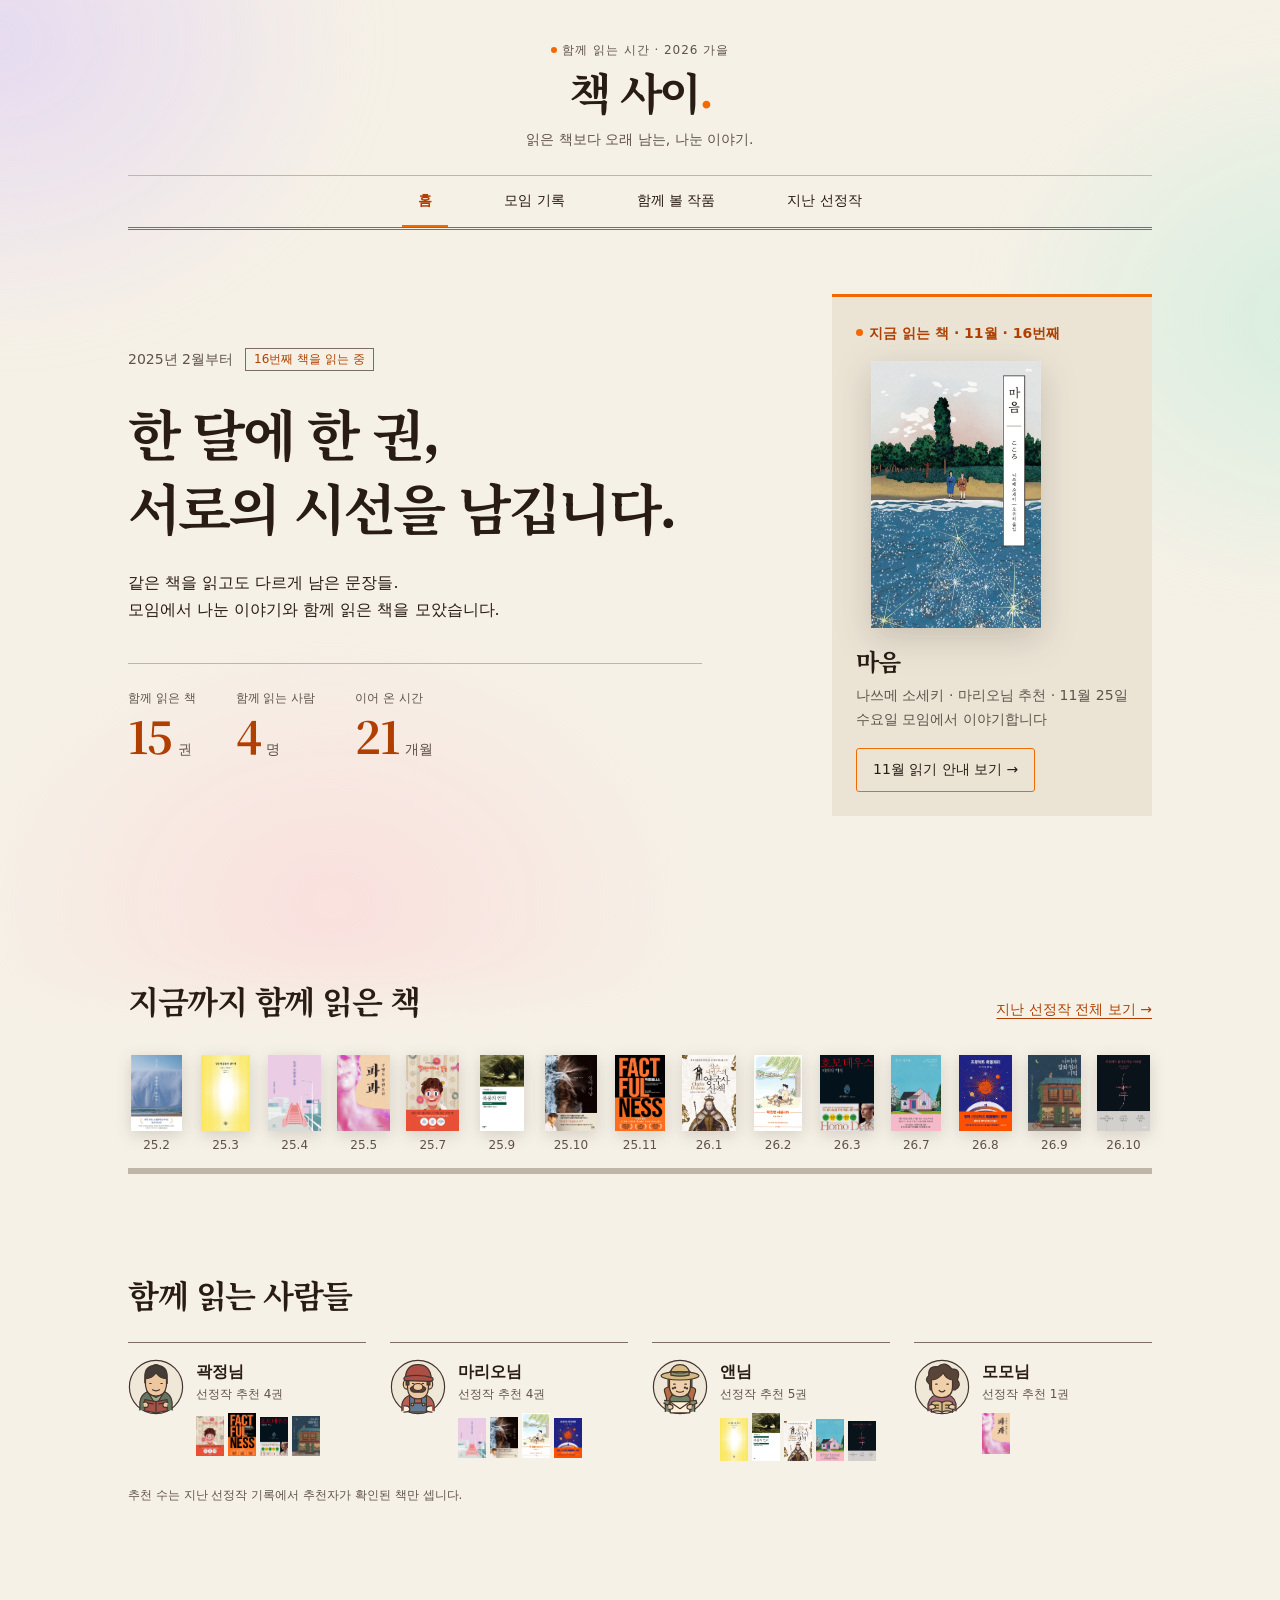
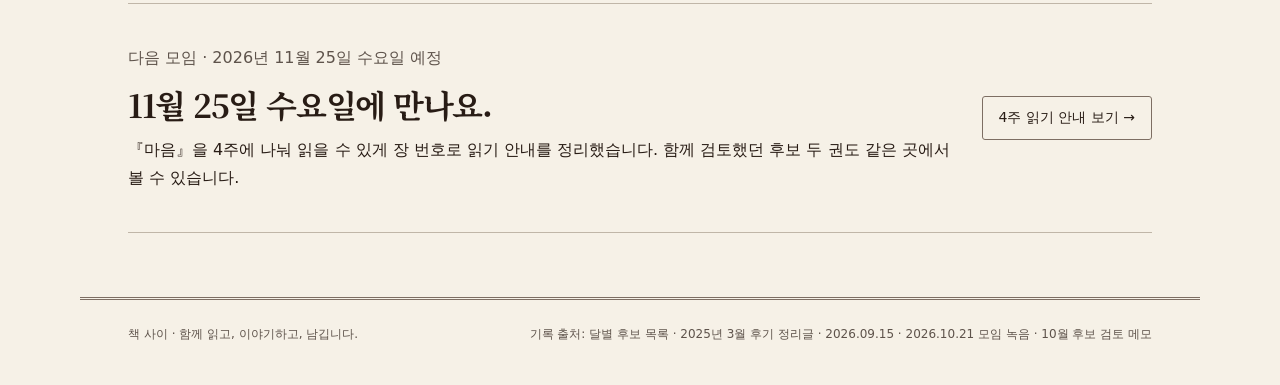
<file: index.html>
<!doctype html>
<html lang="ko">
<head>
  <meta charset="utf-8">
  <meta name="viewport" content="width=device-width, initial-scale=1, viewport-fit=cover">
  <meta name="description" content="한 권을 읽고, 서로의 시선을 남깁니다. 11월에 함께 읽는 마음, 10월의 히틀러의 음식을 먹는 여자들, 9월의 나미야 잡화점의 기적 토론과 모임에서 소개된 작품을 모았습니다.">
  <meta name="theme-color" content="#f6f2e9">
  <title>책 사이 · 독서모임</title>
  <link rel="preconnect" href="https://fonts.googleapis.com">
  <link rel="preconnect" href="https://fonts.gstatic.com" crossorigin>
  <link rel="stylesheet" href="https://fonts.googleapis.com/css2?family=Noto+Serif+KR:wght@600;700&display=swap">
  <link rel="stylesheet" href="./styles.css?v=20261029-kokoro">
  <script>
    // Hide reveal targets before first paint; app.js marks itself ready, otherwise content is shown again.
    if ('IntersectionObserver' in window && !matchMedia('(prefers-reduced-motion: reduce)').matches) {
      document.documentElement.classList.add('reveal-on');
      setTimeout(() => { if (!window.bookClubReady) document.documentElement.classList.remove('reveal-on'); }, 3000);
    }
  </script>
  <script src="./data.js?v=20261021-october-covers" defer></script>
  <script src="./app.js?v=20261029-kokoro" defer></script>
</head>
<body>
  <a class="skip-link" href="#main">본문으로 건너뛰기</a>
  <header class="masthead container">
    <p class="edition"><span class="season-dot" aria-hidden="true"></span>함께 읽는 시간 · 2026 가을</p>
    <a class="wordmark" href="#home" aria-label="책 사이, 홈">책 사이<span class="wordmark-dot" aria-hidden="true">.</span></a>
    <p class="mast-description">읽은 책보다 오래 남는, 나눈 이야기.</p>
  </header>
  <div class="menu-sentinel" aria-hidden="true"></div>
  <div class="menu-bar"><div class="container">
      <nav class="tabs" role="tablist" aria-label="독서모임 기록">
        <button id="tab-home" role="tab" aria-selected="true" aria-controls="home" data-tab="home">홈</button>
        <button id="tab-meetings" role="tab" aria-selected="false" aria-controls="meetings" tabindex="-1" data-tab="meetings">모임 기록</button>
        <button id="tab-works" role="tab" aria-selected="false" aria-controls="works" tabindex="-1" data-tab="works">함께 볼 작품</button>
        <button id="tab-history" role="tab" aria-selected="false" aria-controls="history" tabindex="-1" data-tab="history">지난 선정작</button>
      </nav>
  </div></div>
  <main id="main" class="container" tabindex="-1">
    <section id="book-detail" class="book-detail" aria-labelledby="book-detail-title" hidden>
      <div class="book-detail-heading"><h2 id="book-detail-title" tabindex="-1"></h2><button id="book-detail-close" class="outline-button" type="button">상세 닫기 <span aria-hidden="true">×</span></button></div>
      <div id="book-detail-body" class="book-detail-body"></div>
    </section>
    <section id="home" role="tabpanel" aria-labelledby="tab-home">
      <div class="home-hero" data-reveal-group>
        <div class="hero-copy" data-reveal>
          <p id="home-since" class="meeting-meta"></p>
          <h1>한 달에 한 권,<br>서로의 시선을 남깁니다.</h1>
          <p class="hero-lede">같은 책을 읽고도 다르게 남은 문장들.<br>모임에서 나눈 이야기와 함께 읽은 책을 모았습니다.</p>
          <dl id="home-stats" class="home-stats"></dl>
        </div>
        <article class="now-reading" data-reveal aria-labelledby="now-reading-title">
          <p class="now-reading-label"><span class="season-dot" aria-hidden="true"></span><span id="now-reading-label"></span></p>
          <button class="cover-trigger now-reading-cover" type="button" data-work-open="hitler-book" aria-label="히틀러의 음식을 먹는 여자들 소개 보기" aria-expanded="false" aria-controls="book-detail"><span class="cover-frame hero-cover"><img class="cover-img" src="./assets/covers/hitler.webp" width="500" height="723" alt="히틀러의 음식을 먹는 여자들 책 표지 · 문예출판사"><span class="cover-fallback" hidden>히틀러의 음식을 먹는 여자들<br>표지를 불러오지 못했어요.</span></span></button>
          <div class="now-reading-copy">
            <h2 id="now-reading-title">히틀러의 음식을 먹는 여자들</h2>
            <p class="muted">로셀라 포스토리노 · 10월 21일 모임에서 함께 이야기했습니다</p>
            <button class="outline-button season-button" data-go="october">10월 토론 기록 보기 →</button>
          </div>
        </article>
      </div>
      <section class="home-section" aria-labelledby="home-shelf-title">
        <div class="home-section-heading" data-reveal><h2 id="home-shelf-title">지금까지 함께 읽은 책</h2><button class="link-button" data-go="history">지난 선정작 전체 보기 →</button></div>
        <ol id="home-shelf" class="home-shelf" data-reveal-group="together"></ol>
      </section>
      <section class="home-section" aria-labelledby="home-members-title">
        <div class="home-section-heading" data-reveal><h2 id="home-members-title">함께 읽는 사람들</h2></div>
        <ul id="home-members" data-reveal-group class="home-members"></ul>
        <p class="source-note" data-reveal>추천 수는 지난 선정작 기록에서 추천자가 확인된 책만 셉니다.</p>
      </section>
      <aside class="next-meeting home-recent" data-reveal aria-labelledby="home-recent-title"><div><span class="muted">다음 모임 · 2026년 11월 25일 수요일 예정</span><h2 id="home-recent-title">11월의 책은 곧 알려 드릴게요.</h2><p>함께 읽을 책은 후보 추천을 받아 정해지는 대로 공지합니다. 그동안 모임에서 이야기한 책과 영화를 둘러보세요.</p></div><button class="outline-button" data-go="works">함께 볼 작품 보기 →</button></aside>
    </section>
    <section id="meetings" role="tabpanel" aria-labelledby="tab-meetings" hidden>
      <nav class="month-tabs" role="tablist" aria-label="모임 선택">
        <button id="month-october" role="tab" aria-selected="true" aria-controls="october" data-month="october">2026년 10월</button>
        <button id="month-september" role="tab" aria-selected="false" aria-controls="september" tabindex="-1" data-month="september">2026년 9월</button>
        <button id="month-archive" role="tab" aria-selected="false" aria-controls="meeting-archive" tabindex="-1" data-month="meeting-archive">지난 기록</button>
      </nav>
    <section id="september" role="tabpanel" aria-labelledby="month-september" hidden>
      <div class="meeting-hero" data-reveal-group>
        <div class="hero-copy" data-reveal>
          <p class="meeting-meta"><time datetime="2026-09-15">2026년 9월 15일</time><span>토론 기록</span></p>
          <h1>한 권의 책,<br>세 개의 시선.</h1>
          <p class="hero-lede">누군가는 이야기의 연결을,<br>누군가는 읽는 여유를,<br>누군가는 사라지는 동네를 떠올렸습니다.</p>
          <div id="voice-preview" class="voice-preview" aria-label="세 사람의 독서 시선" data-record="2026-09" data-record-part="voices" data-people-href="#people"></div>
          <a class="text-link" href="#discussion">나눈 이야기 읽기 <span aria-hidden="true">↓</span></a>
        </div>
        <figure class="featured-book" data-reveal>
          <button class="cover-trigger hero-book-button" type="button" data-book-intro="namiya" aria-label="나미야 잡화점의 기적 소개 보기" aria-expanded="false" aria-controls="book-detail"><span class="cover-frame hero-cover"><img class="cover-img" src="./assets/covers/namiya.webp" width="512" height="742" alt="나미야 잡화점의 기적 책 표지 · 현대문학 무선판" fetchpriority="high"><span class="cover-fallback" hidden>나미야 잡화점의 기적<br>표지를 불러오지 못했어요.</span></span><span class="cover-hint">책을 펼쳐 보기 →</span></button>
          <figcaption><strong>9월에 함께 읽은 책</strong><span>나미야 잡화점의 기적 · 히가시노 게이고</span><a class="cover-source" href="https://bnk.kpipa.or.kr/home/v3/addition/adiPromoMetaDataView/seq_20250221133024673445" target="_blank" rel="noopener noreferrer">표지 출처 ↗</a></figcaption>
        </figure>
      </div>
      <section class="meeting-summary" data-reveal aria-labelledby="summary-title">
        <h2 id="summary-title">읽고 나서, 대화는 이렇게 흘렀습니다.</h2>
        <p>술술 읽히는 소설이라는 첫인상에서 시작해, 흩어진 에피소드가 만나는 순간과 교훈을 전하는 방식까지 이야기했습니다. 책 속 잡화점은 어느새 우리 동네의 가게와 오래된 편지를 떠올리게 했습니다.</p>
        <div class="quick-links"><a href="#discussion">주제별 토론</a><a href="#people">세 사람의 생각</a><button class="link-button" data-go="works">추천 책·영화 보기 ↗</button></div>
      </section>
      <section id="discussion" class="section" tabindex="-1" aria-labelledby="discussion-title">
        <div class="section-heading" data-reveal><h2 id="discussion-title">우리가 나눈 이야기</h2><p>결론보다, 서로 다르게 읽은 지점을 남겼습니다.</p></div>
        <div id="topics" data-reveal-group class="topic-list" data-record="2026-09" data-record-part="topics"></div>
      </section>
      <section id="people" class="section" aria-labelledby="people-title">
        <div class="section-heading" data-reveal><h2 id="people-title">세 사람의 생각</h2><p>모임 녹음에서 각자의 이야기를 다시 엮었습니다.</p></div>
        <div id="people-list" data-reveal-group class="people-list" data-record="2026-09" data-record-part="people"></div>
        <p class="source-note" data-reveal>각 글은 9월 15일 토론 녹음의 발언을 요약한 기록입니다. 직접 인용문이나 모임 전 작성한 독서노트는 아닙니다.</p>
      </section>
      <section class="section record-candidates" aria-labelledby="september-candidate-title"><div class="section-heading" data-reveal><h2 id="september-candidate-title">함께 검토했던 책</h2><p>2026년 9월 모임의 후보 세 권입니다.</p></div><ul class="record-candidate-shelf" data-reveal-group data-candidate-shelf="2026-09"></ul></section>
      <aside class="next-meeting" data-reveal><div><span class="muted">이어서 읽기</span><h2>10월에는 다른 질문을 만납니다.</h2><p>로자의 식탁에서 각자의 전환점까지 나눈 이야기를 모았습니다.</p></div><button class="outline-button" data-go="october">10월 토론 기록 보기 →</button></aside>
    </section>
<section id="first-meeting" role="tabpanel" aria-labelledby="month-archive" hidden>
      <p class="record-back"><button class="link-button" data-go="meeting-archive">← 지난 기록</button></p>
      <div class="meeting-hero" data-reveal-group>
        <div class="hero-copy" data-reveal>
          <p class="meeting-meta"><time datetime="2025-03">2025년 3월</time><span>토론 기록</span></p>
          <h1>짧은 인생,<br>중심을 잡는 법.</h1>
          <p class="hero-lede">누군가는 중용과 호기심을,<br>누군가는 선택과 알아차림을,<br>누군가는 유한함과 소년의 자아를 이야기했습니다.</p>
          <div class="voice-preview" aria-label="세 사람의 독서 시선"><a class="voice-preview-item" href="#first-voices"><img src="./assets/avatars/guo-jing.svg" width="48" height="48" alt=""><span><strong>곽정님</strong><small>중용 · 호기심</small></span></a><a class="voice-preview-item" href="#first-voices"><img src="./assets/avatars/mario.svg" width="48" height="48" alt=""><span><strong>마리오님</strong><small>선택 · 알아차림</small></span></a><a class="voice-preview-item" href="#first-voices"><img src="./assets/avatars/anne.svg" width="48" height="48" alt=""><span><strong>앤님</strong><small>유한함 · 소년</small></span></a></div>
          <a class="text-link" href="#first-voices">세 사람의 생각 읽기 <span aria-hidden="true">↓</span></a>
        </div>
        <figure class="featured-book" data-reveal>
          <button class="cover-trigger hero-book-button" type="button" data-work-open="short-life-book" aria-label="인생의 짧음에 관하여 소개 보기" aria-expanded="false" aria-controls="book-detail"><span class="cover-frame hero-cover"><img class="cover-img" src="./assets/covers/history/life-is-short.webp" width="468" height="720" alt="인생의 짧음에 관하여 책 표지 · 을유문화사" loading="lazy"><span class="cover-fallback" hidden>인생의 짧음에 관하여<br>표지를 불러오지 못했어요.</span></span><span class="cover-hint">책을 펼쳐 보기 →</span></button>
          <figcaption><strong>2025년 3월에 함께 읽은 책</strong><span>인생의 짧음에 관하여 · 딘 리클스</span><a class="cover-source" href="https://www.aladin.co.kr/shop/wproduct.aspx?ItemId=341087993" target="_blank" rel="noopener noreferrer">표지 출처 ↗</a></figcaption>
        </figure>
      </div>
      <section id="first-voices" class="section" tabindex="-1" aria-labelledby="first-voices-title">
        <div class="section-heading" data-reveal><h2 id="first-voices-title">세 사람의 생각</h2><p>모임 뒤 함께 정리해 공유한 후기를 다시 엮었습니다.</p></div>
        <div class="people-list" data-reveal-group>
          <article id="first-sh" class="person"><div class="person-head"><span class="person-avatar" aria-hidden="true"><img class="person-character" src="./assets/avatars/guo-jing.svg" alt="" width="64" height="64"></span><div><h3>곽정님</h3><p class="person-tagline">중용과 사라지지 않는 호기심</p></div></div><p>초반과 달리 뒤로 갈수록 그럴듯하지만 익숙한 이야기가 이어져 조금 아쉬웠다고 이야기했습니다. 저자는 영원히 살 것처럼 느끼는 소년과 그 반대편의 노인 사이에서 중심을 잡는 중용을 말하고 싶었던 것 같다고 읽었습니다.</p><p>영생을 다루는 대목에서는 삶에 적절한 제한, 곧 적절한 시련이 필요하다는 메시지를 짚었습니다.</p><details><summary>공유한 생각 더 읽기</summary><p>중용을 잘 보여 주는 예로 주역의 수택절을 소개했습니다. 점괘를 자신이 처한 상황에 빗대어 보는 과정이 지금을 더 이성적으로 바라보게 하는 계기가 된다고 했습니다. 소년의 자아와 이별해야 하느냐는 앤님의 질문에는, 이별하려 애쓰기보다 세상에 대한 호기심이 사라지는 것을 경계해야 한다고 답했습니다.</p></details></article>
          <article id="first-hs" class="person"><div class="person-head"><span class="person-avatar" aria-hidden="true"><img class="person-character" src="./assets/avatars/mario.svg" alt="" width="64" height="64"></span><div><h3>마리오님</h3><p class="person-tagline">선택과 나를 알아차리는 일</p></div></div><p>어떤 선택을 할 것인가, 나를 알아차린다는 것에 대한 화자의 이야기에서 40세 교육 때 들었던 마음챙김을 떠올렸습니다. 자신의 삶을 돌아보는 계기가 되었다고 이야기했습니다.</p><details><summary>공유한 생각 더 읽기</summary><p>예전에 마음에 담아 두었던 “생각하는 대로 살지 않으면 사는 대로 생각한다”는 명언을 다시 꺼내며, 요즘 사람들은 왜 명언을 찾지 않을까 하는 질문을 던졌습니다. 미래는 결국 우리 자신의 현재가 된다는 문장이 가장 오래 남았다고 했습니다.</p></details></article>
          <article id="first-hj" class="person"><div class="person-head"><span class="person-avatar" aria-hidden="true"><img class="person-character" src="./assets/avatars/anne.svg" alt="" width="64" height="64"></span><div><h3>앤님</h3><p class="person-tagline">유한함과 소년의 자아</p></div></div><p>글이나 말로 생각을 꺼내고 싶은 마음은 사람이 사회적 존재라는 증거라고 읽었습니다. 자신을 드러내고 다른 사람의 피드백을 받는 일 자체가 개성화의 과정이라고 이야기했습니다.</p><p>지금 느끼는 조급함과 도전하고 싶은 마음도 삶과 젊음이 유한하다는 것을 알기 때문이라고 봤습니다.</p><details><summary>공유한 생각 더 읽기</summary><p>삶이 끝없이 이어진다면 초반의 나와 후반의 나를 같은 사람이라고 할 수 있을지 질문했습니다. 소년의 자아와는 언제, 어떻게 이별해야 하는지, 아직 그 상태가 편한데도 사회적 나이에 맞춰 이별해야 하는지 함께 조언을 구했습니다.</p></details></article>
        </div>
        <p class="source-note" data-reveal>각 글은 2025년 3월 모임 뒤 함께 정리해 공유한 후기를 요약한 기록입니다. 직접 인용문은 아닙니다.</p>
      </section>
      <section class="section record-candidates" aria-labelledby="first-candidate-title"><div class="section-heading" data-reveal><h2 id="first-candidate-title">함께 검토했던 책</h2><p>2025년 3월 모임의 후보 여섯 권입니다.</p></div><ul class="record-candidate-shelf" data-reveal-group data-candidate-shelf="2025-03"></ul></section></section>
    <section id="record-2025-02" role="tabpanel" aria-labelledby="month-archive" hidden>
      <p class="record-back"><button class="link-button" data-go="meeting-archive">← 지난 기록</button></p>
      <div class="meeting-hero" data-reveal-group>
        <div class="hero-copy" data-reveal>
          <p class="meeting-meta"><time datetime="2025-02-12">2025년 2월 12일</time><span>토론 기록</span></p>
          <h1>콩죽과 앵무새,<br>그리고 눈.</h1>
          <p class="hero-lede">누군가는 지극한 사랑을,<br>누군가는 경계에 선 상징들을,<br>누군가는 고통을 지나 닿는 공감을 이야기했습니다.</p>
          <div class="voice-preview" aria-label="세 사람의 독서 시선"><a class="voice-preview-item" href="#record-2025-02-voices"><img src="./assets/avatars/mario.svg" width="48" height="48" alt=""><span><strong>마리오님</strong><small>지극한 사랑</small></span></a><a class="voice-preview-item" href="#record-2025-02-voices"><img src="./assets/avatars/guo-jing.svg" width="48" height="48" alt=""><span><strong>곽정님</strong><small>콩죽 · 앵무새</small></span></a><a class="voice-preview-item" href="#record-2025-02-voices"><img src="./assets/avatars/anne.svg" width="48" height="48" alt=""><span><strong>앤님</strong><small>고통 · 공감</small></span></a></div>
          <a class="text-link" href="#record-2025-02-voices">세 사람의 생각 읽기 <span aria-hidden="true">↓</span></a>
        </div>
        <figure class="featured-book" data-reveal>
          <a class="cover-trigger hero-book-button" href="https://www.aladin.co.kr/shop/wproduct.aspx?ItemId=278770576" target="_blank" rel="noopener noreferrer" aria-label="작별하지 않는다 도서 정보 · 새 창"><span class="cover-frame hero-cover"><img class="cover-img" src="./assets/covers/history/do-not-say-goodbye.webp" width="480" height="708" alt="작별하지 않는다 책 표지 · 문학동네" loading="lazy"><span class="cover-fallback" hidden>작별하지 않는다<br>표지를 불러오지 못했어요.</span></span></a>
          <figcaption><strong>2025년 2월에 함께 읽은 책</strong><span>작별하지 않는다 · 한강</span><a class="cover-source" href="https://www.aladin.co.kr/shop/wproduct.aspx?ItemId=278770576" target="_blank" rel="noopener noreferrer">표지 출처 ↗</a></figcaption>
        </figure>
      </div>
      <section id="record-2025-02-voices" class="section" tabindex="-1" aria-labelledby="record-2025-02-voices-title">
        <div class="section-heading" data-reveal><h2 id="record-2025-02-voices-title">세 사람의 생각</h2><p>발표와 소감을 차례로 나눈 순서대로 엮었습니다.</p></div>
        <div class="people-list" data-reveal-group>
          <article id="record-2025-02-hs" class="person"><div class="person-head"><span class="person-avatar" aria-hidden="true"><img class="person-character" src="./assets/avatars/mario.svg" alt="" width="64" height="64"></span><div><h3>마리오님</h3><p class="person-tagline">과거와 현재가 함께 있는 자리, 지극한 사랑</p></div></div><p>첫 발표로 모임의 문을 열었습니다. 한강 작가의 인터뷰를 바탕으로 줄거리를 짧게 소개하고, 노벨문학상 누리집에 실린 수상 이유와 작품 소개를 함께 살펴봤습니다.</p><p>작가의 작품을 관통하는 주제로 과거와 현재의 공존을 짚고, 그 위에서 작품을 읽어 나가며 ‘지극한 사랑’을 그리는 장면에 주목했습니다.</p><details><summary>공유한 생각 더 읽기</summary><p>발표 자료는 AI로 이미지를 다듬고, ChatGPT로 수상 이유를 함께 분석해 보는 방식으로 준비했습니다.</p></details></article>
          <article id="record-2025-02-sh" class="person"><div class="person-head"><span class="person-avatar" aria-hidden="true"><img class="person-character" src="./assets/avatars/guo-jing.svg" alt="" width="64" height="64"></span><div><h3>곽정님</h3><p class="person-tagline">콩죽과 앵무새, 경계에 선 것들</p></div></div><p>『신화, 인류 최고의 철학』을 참고해, 콩이 여러 문화에서 귀신을 쫓는 주술적 의미를 지닌다는 점을 소개했습니다. 작품 속 콩죽을 산 자와 죽은 자를 잇는 매개로 읽었습니다.</p><p>신데렐라와 닮은 구조의 민담이 세계 곳곳에 있고, 콩쥐팥쥐도 계모와 의붓자매의 갈등, 주변의 도움이라는 비슷한 줄거리를 가진다는 이야기로 이어졌습니다. 콩의 상징성과 제비 같은 새의 양면성을 바탕으로 콩죽과 앵무새를 다시 풀어 읽었습니다.</p><details><summary>공유한 생각 더 읽기</summary><p>사람의 말을 하지만 사람은 아닌 앵무새, 빛이 있어야만 생기는 그림자처럼 어느 한쪽으로 치우치지 않고 무엇이든 될 수 있는 중의적인 요소들을 짚었습니다. 책을 처음부터 다시 돌아보게 하는 해석이었습니다.</p></details></article>
          <article id="record-2025-02-hj" class="person"><div class="person-head"><span class="person-avatar" aria-hidden="true"><img class="person-character" src="./assets/avatars/anne.svg" alt="" width="64" height="64"></span><div><h3>앤님</h3><p class="person-tagline">고통을 지나 닿는 공감</p></div></div><p>초반에 그려지는 까만 나무와 물이 있는 산의 풍경이 제주를 떠올리게 했다며, 가장 압도되었던 구절을 소개하는 것으로 이야기를 시작했습니다.</p><p>인선이 일부러 손가락에 피를 내며 신경을 되살리는 과정이, 한국 사회의 상처를 덮어 두지 않고 아프더라도 드러내는 작가의 걸음과 닮았다고 봤습니다. 인물들이 죽음에 가까운 경험을 한 뒤에야 다른 이의 이야기를 들을 수 있게 된다는 점에서, 타인의 고통에 공감하려면 그에 견줄 만한 고통을 지나야 한다는 생각을 나누며 정보라 작가의 『고통에 관하여』를 소개했습니다.</p><details><summary>공유한 생각 더 읽기</summary><p>주인공과 인선의 사랑을 통해 타인의 처지를 이해해 가며 자신에게 드리운 죽음의 그림자에서 벗어나는 이야기를, 사랑의 기억으로 강해지는 인간에 대한 이야기로 읽었습니다. 한 권을 읽고 여러 해석을 들으며 미처 보지 못한 부분을 발견할 수 있어 뜻깊은 시간이었다고 했습니다.</p></details></article>
        </div>
      </section>
      <section id="record-2025-02-discussion" class="section" aria-labelledby="record-2025-02-discussion-title">
        <div class="section-heading" data-reveal><h2 id="record-2025-02-discussion-title">이어서 나눈 이야기</h2><p>발표 뒤 자유롭게 오간 이야기를 남겼습니다.</p></div>
        <div class="topic-list" data-reveal-group>
          <article class="topic"><div class="topic-header"><h3>오감으로 되풀이되는 문장</h3></div><p>곽정님은 같은 장면을 눈에 보이는 모습뿐 아니라 냄새와 통증으로 여러 번 다시 말하는 구성이 서늘한 느낌을 준다고 했습니다. 안에서 끓어오르는 감정을 솔직하게 드러내고, 민감한 주제를 용기 있게 다루는 점도 인상적이라고 이야기했습니다.</p></article>
          <article class="topic"><div class="topic-header"><h3>『소년이 온다』와 다른 점</h3></div><p>주인공을 중심으로 곧게 서술하던 『소년이 온다』와 달리, 관찰자의 시점과 혼란스러운 상황 설정이 이 작품만의 특징이라는 이야기가 이어졌습니다.</p></article>
          <article class="topic"><div class="topic-header"><h3>모든 것을 덮는 눈</h3></div><p>앤님은 소설 속 눈이 모든 것을 감추고 소리를 지우는 동시에, 삶과 죽음을 주관하는 것처럼 느껴졌다고 했습니다. 곽정님은 여기에 더해 한강 작가의 『흰』을 함께 읽어 볼 책으로 추천했습니다.</p></article>
        </div>
        <p class="source-note" data-reveal>2025년 2월 12일 모임 뒤 정리한 기록을 바탕으로 요약했습니다. 직접 인용문은 아닙니다.</p>
      </section>
      <section class="section record-candidates" aria-labelledby="record-2025-02-candidate-title" data-candidate-section="2025-02"><div class="section-heading" data-reveal><h2 id="record-2025-02-candidate-title">함께 검토했던 책</h2></div><ul class="record-candidate-shelf" data-reveal-group data-candidate-shelf="2025-02"></ul></section>
    </section>
    <section id="october" role="tabpanel" aria-labelledby="month-october">
      <div class="meeting-hero" data-reveal-group>
        <div class="hero-copy" data-reveal>
          <p class="meeting-meta"><time datetime="2026-10-21">2026년 10월 21일</time><span>토론 기록</span></p>
          <h1 id="october-title">그 식탁에서,<br>각자의 전환점으로.</h1>
          <p class="hero-lede">누군가는 반전과 헷갈리는 이름을,<br>누군가는 함께 겪지 못한 시간을,<br>누군가는 침묵하는 사람의 책임을 이야기했습니다.</p>
          <div class="voice-preview" aria-label="세 사람의 독서 시선" data-record="2026-10" data-record-part="voices" data-people-href="#october-people"></div>
          <a class="text-link" href="#october-discussion">나눈 이야기 읽기 <span aria-hidden="true">↓</span></a>
        </div>
        <figure class="featured-book" data-reveal><button class="cover-trigger hero-book-button" type="button" data-work-open="hitler-book" aria-label="히틀러의 음식을 먹는 여자들 소개 보기" aria-expanded="false" aria-controls="book-detail"><span class="cover-frame hero-cover"><img class="cover-img" src="./assets/covers/hitler.webp" width="500" height="723" alt="히틀러의 음식을 먹는 여자들 책 표지 · 문예출판사" loading="lazy"><span class="cover-fallback" hidden>히틀러의 음식을 먹는 여자들<br>표지를 불러오지 못했어요.</span></span><span class="cover-hint">책을 펼쳐 보기 →</span></button><figcaption><strong>10월에 함께 읽은 책</strong><span>히틀러의 음식을 먹는 여자들 · 로셀라 포스토리노</span><a class="cover-source" href="https://www.aladin.co.kr/shop/wproduct.aspx?itemid=217753819" target="_blank" rel="noopener noreferrer">표지 출처 ↗</a></figcaption></figure>
      </div>
      <section class="meeting-summary" data-reveal aria-labelledby="october-summary-title">
        <h2 id="october-summary-title">읽고 나서, 대화는 이렇게 흘렀습니다.</h2>
        <p>반전을 기다리며 읽은 1부와 헷갈리는 이름에서 시작해 줄거리를 함께 짚고, 로자의 삶이 꺾인 순간을 각자의 전환점으로 옮겨 보았습니다. 함께 겪지 못한 시간이 바꾼 관계, 침묵도 책임이라는 아버지의 말, 2차 세계대전의 역사와 사람들이 전체주의에 끌린 이유까지 이야기가 이어졌습니다.</p>
        <div class="quick-links"><a href="#october-discussion">주제별 토론</a><a href="#october-people">세 사람의 생각</a><button class="link-button" data-go="works">함께 볼 작품 보기 ↗</button></div>
      </section>
      <section id="october-discussion" class="section" tabindex="-1" aria-labelledby="october-discussion-title">
        <div class="section-heading" data-reveal><h2 id="october-discussion-title">우리가 나눈 이야기</h2><p>결론보다, 서로 다르게 읽은 지점을 남겼습니다.</p></div>
        <div data-reveal-group class="topic-list" data-record="2026-10" data-record-part="topics"></div>
      </section>
      <section id="october-people" class="section" aria-labelledby="october-people-title">
        <div class="section-heading" data-reveal><h2 id="october-people-title">세 사람의 생각</h2><p>모임 녹음에서 각자의 이야기를 나눈 순서대로 다시 엮었습니다.</p></div>
        <div data-reveal-group class="people-list" data-record="2026-10" data-record-part="people"></div>
        <p class="source-note" data-reveal>각 글은 10월 21일 토론 녹음의 발언을 요약한 기록입니다. 직접 인용문이나 모임 전 작성한 독서노트는 아니며, 회사·학교·가족 같은 개인정보는 남기지 않았습니다.</p>
      </section>
      <aside class="next-meeting" data-reveal aria-labelledby="mario-presentation-title"><div><span class="muted">모임 전 개인 발표자료</span><h2 id="mario-presentation-title">마리오님의 읽다가 멈춘 지점들</h2><p>인물의 이름에서 시작해, 로자의 회고와 우리 삶의 전환점까지.</p></div><a class="outline-button" href="./mario/2026-10/">마리오님 발표 보기 →</a></aside>
      <section id="candidates" class="section record-candidates" tabindex="-1" aria-labelledby="candidates-title"><div class="section-heading" data-reveal><h2 id="candidates-title">함께 검토했던 책</h2><p>2026년 10월 모임의 후보 네 권입니다. <span data-participant="hj"></span>이 소개한 네 권 중 『히틀러의 음식을 먹는 여자들』을 함께 읽기로 정했습니다.</p></div><ul class="record-candidate-shelf" data-reveal-group data-candidate-shelf="2026-10"></ul></section>
      <aside class="next-meeting" data-reveal><div><span class="muted">이어서 읽기</span><h2>11월에는 넷째 주 수요일에 만납니다.</h2><p>11월 25일로 잡았고, 함께 읽을 책은 후보 추천을 받아 정해지는 대로 알려 드립니다.</p></div><button class="outline-button" data-go="september">9월 토론 기록 보기 →</button></aside>
    </section>
    <section id="meeting-archive" role="tabpanel" aria-labelledby="month-archive" hidden>
      <div class="works-intro archive-intro" data-reveal><h1 id="archive-title">지난 기록</h1><p>지난 모임의 토론 기록과 후보를 달별로 모았습니다.</p></div>
      <section class="archive-records" aria-labelledby="archive-records-title">
        <div class="section-heading" data-reveal><h2 id="archive-records-title">토론 기록</h2></div>
        <ul class="archive-record-list" data-reveal-group>
          <li><button class="archive-record" type="button" data-go="first-meeting"><span class="cover-frame"><img class="cover-img" src="./assets/covers/history/life-is-short.webp" width="468" height="720" alt="" loading="lazy"></span><span class="archive-record-copy"><span class="muted">2025년 3월</span><strong>인생의 짧음에 관하여</strong><span>곽정님 · 마리오님 · 앤님의 생각</span></span><span class="archive-record-go" aria-hidden="true">→</span></button></li>
          <li><button class="archive-record" type="button" data-go="record-2025-02"><span class="cover-frame"><img class="cover-img" src="./assets/covers/history/do-not-say-goodbye.webp" width="480" height="708" alt="" loading="lazy"></span><span class="archive-record-copy"><span class="muted">2025년 2월</span><strong>작별하지 않는다</strong><span>마리오님 · 곽정님 · 앤님의 생각</span></span><span class="archive-record-go" aria-hidden="true">→</span></button></li>
        </ul>
      </section>
      <div class="section-heading archive-candidates-heading" data-reveal><h2>달별 후보</h2><p>모임마다 함께 검토했던 책과 선정작입니다.</p></div>
      <nav id="archive-meeting-nav" class="archive-meeting-nav" aria-label="이전 모임 선택"></nav>
      <div id="archive-meeting-list"></div>
    </section>
    </section>
    <section id="works" role="tabpanel" aria-labelledby="tab-works" hidden>
      <div class="works-intro" data-reveal><h1>함께 볼 작품</h1><p>모임에서 추천하거나 대화에 나온 책과 영화입니다. 카드마다 추천·비교·추억·참고처럼 실제로 이야기된 맥락을 표시합니다. 최근 이야기한 작품부터 보여 주며, 시점이 남아 있지 않은 작품은 뒤에 모았습니다.</p><a class="text-link" href="#meeting-archive">당시 후보작은 모임 기록에서 보기 →</a></div>
      <form id="filters" class="filters" role="search"><div class="search-field"><label for="search">작품 찾기</label><input id="search" type="search" placeholder="제목, 작가, 나눈 이야기" autocomplete="off"></div><div><label for="media">분야</label><select id="media"><option value="all">전체 분야</option><option value="book">책</option><option value="movie">영화</option><option value="anime">만화·애니</option></select></div><button id="reset" class="outline-button" type="reset">초기화</button></form>
      <div id="shelf-results"><p id="result-count" class="result-count" role="status" aria-live="polite"></p><div id="work-list" class="work-grid"></div><div id="empty-state" class="quiet-note" hidden><h2>아직 일치하는 작품이 없어요.</h2><p>검색어를 바꾸거나 분야를 전체로 선택해 보세요.</p><button class="outline-button" id="empty-reset">작품 전체 보기</button></div></div>
      <p class="source-note" data-reveal>2026년 10월 작품은 10월 21일 모임 녹음, 2026년 9월 작품은 9월 15일 모임 녹음, 2025년 2월 작품은 2월 12일 모임 기록에서 정리했습니다. 기억해 둔 추천 작품의 날짜와 추천자는 추정하지 않았습니다. 비교·추억·참고로 언급된 작품도 그 맥락을 밝혀 함께 담습니다. 후보로만 소개된 작품은 모임 기록에서 봅니다. 후보 이력과 별도 추천 이력이 함께 있는 작품은 양쪽에서 볼 수 있습니다. 표지는 출판·서점 자료에서 확인했습니다.</p>
    </section>
    <section id="history" tabindex="-1" role="tabpanel" aria-labelledby="tab-history" hidden>
      <div class="works-intro history-intro" data-reveal><h1>지난 선정작</h1></div>
      <div id="history-list" data-reveal-group class="history-grid"></div>
      <details class="history-credits" data-reveal><summary>표지 출처</summary><ul id="history-sources"></ul></details>
    </section>
    <noscript><p class="quiet-note">이 페이지의 모임 전환과 작품 검색은 JavaScript를 사용합니다. JavaScript를 켜면 모임 기록, 소개된 작품과 지난 선정작도 볼 수 있습니다.</p></noscript>
  </main>
  <footer class="container footer"><p>책 사이 · 함께 읽고, 이야기하고, 남깁니다.</p><p>기록 출처: 달별 후보 목록 · 2025년 3월 후기 정리글 · 2026.09.15 · 2026.10.21 모임 녹음 · 10월 후보 검토 메모</p></footer>
</body>
</html>
</file>
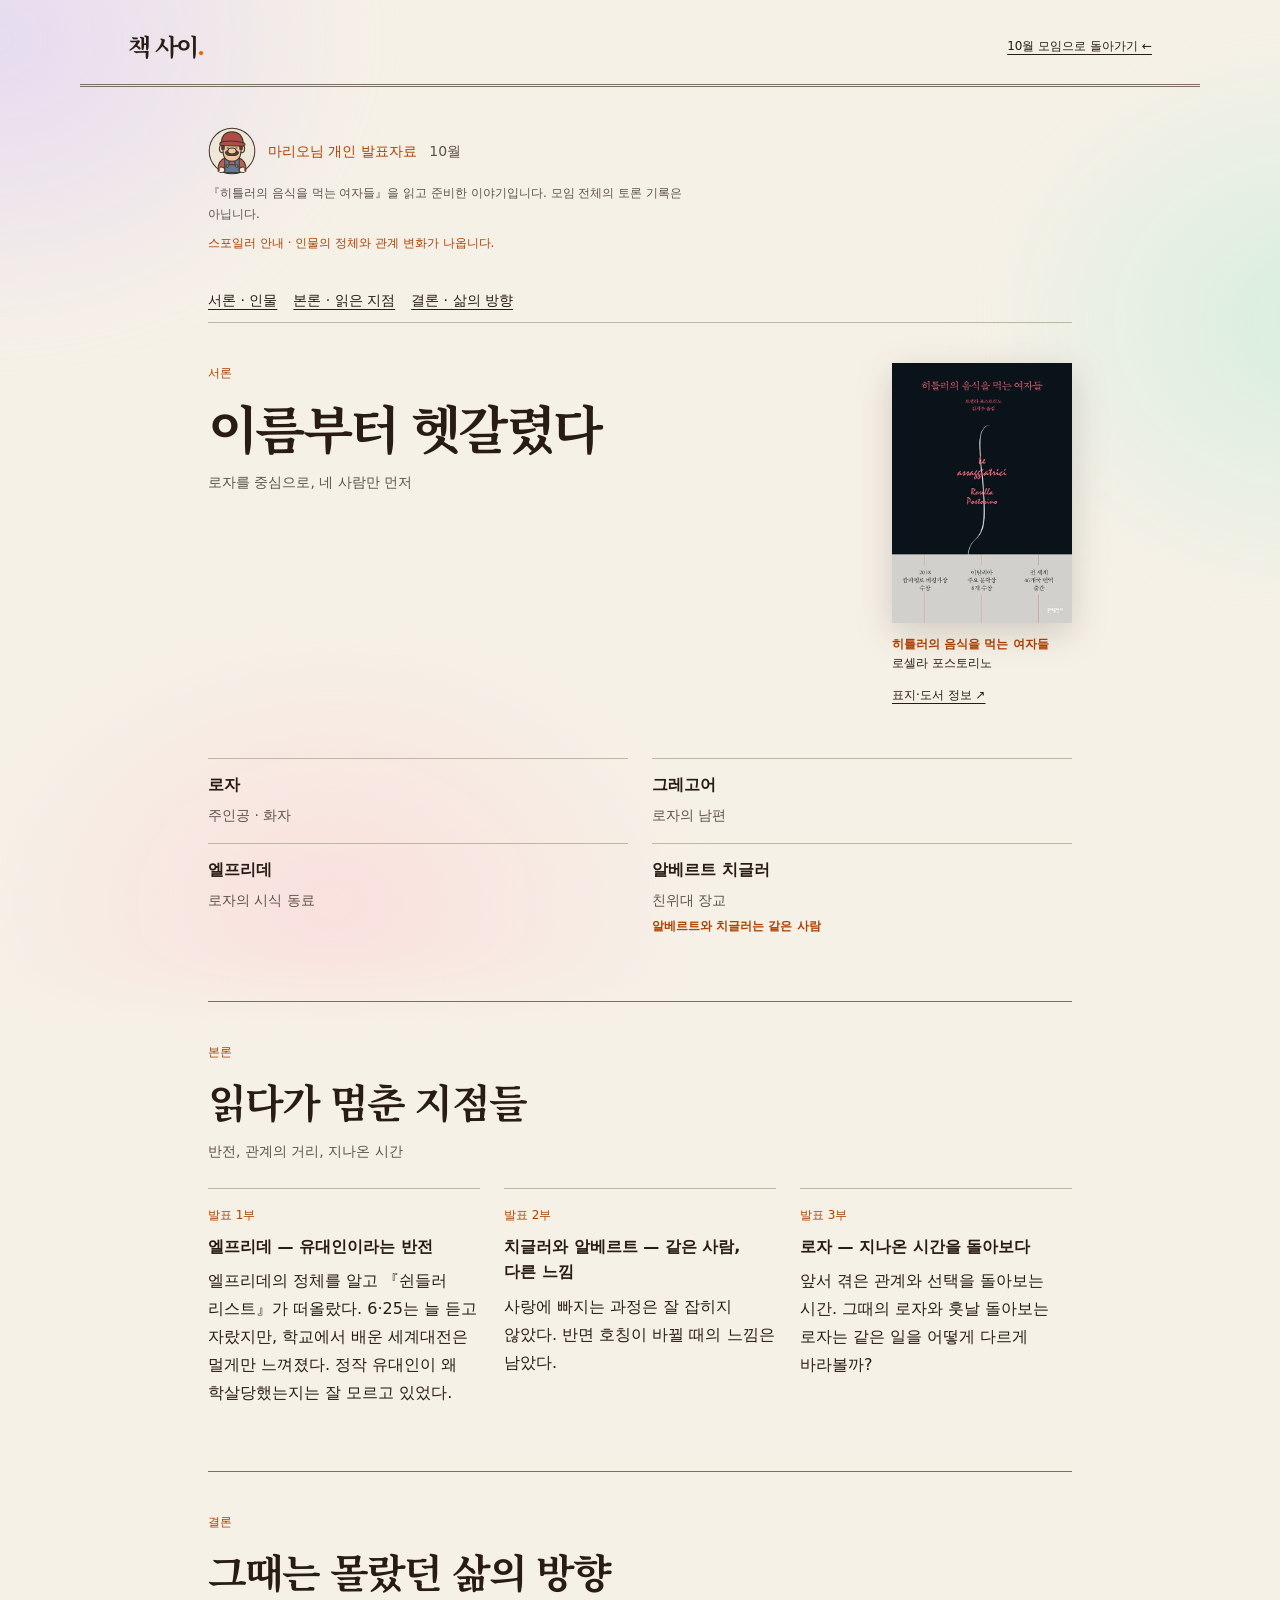
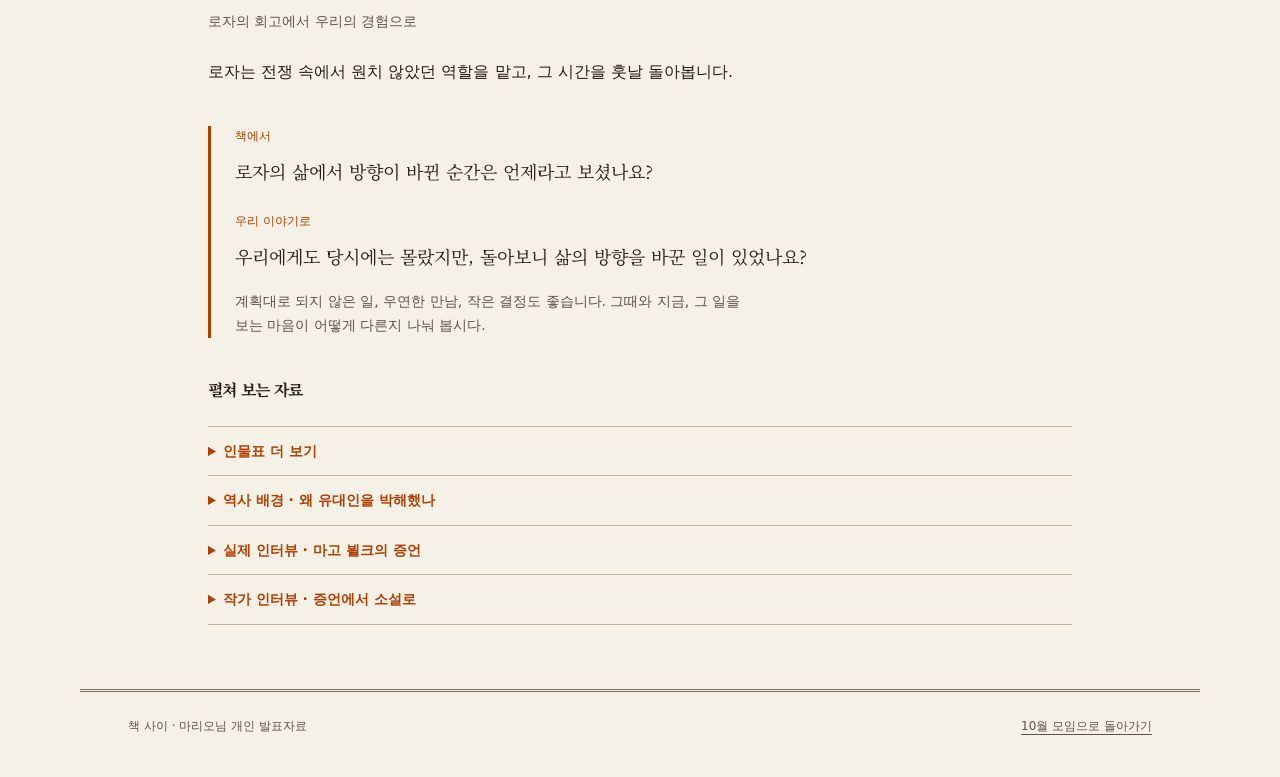
<file: mario/2026-10/index.html>
<!doctype html>
<html lang="ko">
<head>
  <meta charset="utf-8">
  <meta name="viewport" content="width=device-width, initial-scale=1, viewport-fit=cover">
  <meta name="theme-color" content="#f6f2e9">
  <meta name="description" content="히틀러의 음식을 먹는 여자들을 읽고 준비한 마리오님의 10월 개인 발표자료. 인물의 이름과 관계를 짚고, 로자의 회고에서 각자의 삶을 바꾼 순간으로 이야기를 이어갑니다.">
  <title>마리오님의 10월 발표 · 책 사이</title>
  <link rel="preconnect" href="https://fonts.googleapis.com">
  <link rel="preconnect" href="https://fonts.gstatic.com" crossorigin>
  <link rel="stylesheet" href="https://fonts.googleapis.com/css2?family=Noto+Serif+KR:wght@600;700&display=swap">
  <link rel="stylesheet" href="../../styles.css?v=20261014-records3">
  <link rel="stylesheet" href="./presentation.css?v=20261014-turning-points">
</head>
<body>
  <a class="skip-link" href="#presentation">본문으로 건너뛰기</a>
  <header class="presentation-header container">
    <a class="wordmark" href="../../">책 사이<span class="wordmark-dot" aria-hidden="true">.</span></a>
    <a class="back-link" href="../../#october">10월 모임으로 돌아가기 ←</a>
  </header>
  <main id="presentation" class="container presentation" tabindex="-1">
    <div class="presentation-meta"><img src="../../assets/avatars/mario.svg" width="48" height="48" alt=""><p>마리오님 개인 발표자료 <span>10월</span></p></div>
    <p class="scope-note">『히틀러의 음식을 먹는 여자들』을 읽고 준비한 이야기입니다. 모임 전체의 토론 기록은 아닙니다.</p>
    <p class="spoiler-note">스포일러 안내 · 인물의 정체와 관계 변화가 나옵니다.</p>
    <nav class="presentation-nav" aria-label="발표 차례"><a href="#intro">서론 · 인물</a><a href="#reading">본론 · 읽은 지점</a><a href="#ending">결론 · 삶의 방향</a></nav>

    <section id="intro" class="presentation-intro" aria-labelledby="intro-title">
      <div><p class="section-label">서론</p><h1 id="intro-title">이름부터 헷갈렸다</h1><p class="section-subtitle">로자를 중심으로, 네 사람만 먼저</p>

      </div>
      <figure class="presentation-book"><img src="../../assets/covers/hitler.webp" width="500" height="723" alt="히틀러의 음식을 먹는 여자들 책 표지 · 문예출판사"><figcaption><strong>히틀러의 음식을 먹는 여자들</strong><span>로셀라 포스토리노</span><a class="cover-source" href="https://www.aladin.co.kr/shop/wproduct.aspx?itemid=217753819" target="_blank" rel="noopener noreferrer">표지·도서 정보 ↗</a></figcaption></figure>
        <dl class="core-characters">
          <div><dt>로자</dt><dd>주인공 · 화자</dd></div>
          <div><dt>그레고어</dt><dd>로자의 남편</dd></div>
          <div><dt>엘프리데</dt><dd>로자의 시식 동료</dd></div>
          <div><dt>알베르트 치글러</dt><dd>친위대 장교<br><strong>알베르트와 치글러는 같은 사람</strong></dd></div>
        </dl>
    </section>

    <section id="reading" class="presentation-section" aria-labelledby="reading-title">
      <p class="section-label">본론</p><h2 id="reading-title">읽다가 멈춘 지점들</h2><p class="section-subtitle">반전, 관계의 거리, 지나온 시간</p>
      <div class="reading-parts">
        <article><p class="part-number">발표 1부</p><h3>엘프리데 — 유대인이라는 반전</h3><p>엘프리데의 정체를 알고 『쉰들러 리스트』가 떠올랐다. 6·25는 늘 듣고 자랐지만, 학교에서 배운 세계대전은 멀게만 느껴졌다. 정작 유대인이 왜 학살당했는지는 잘 모르고 있었다.</p></article>
        <article><p class="part-number">발표 2부</p><h3>치글러와 알베르트 — 같은 사람, 다른 느낌</h3><p>사랑에 빠지는 과정은 잘 잡히지 않았다. 반면 호칭이 바뀔 때의 느낌은 남았다.</p></article>
        <article><p class="part-number">발표 3부</p><h3>로자 — 지나온 시간을 돌아보다</h3><p>앞서 겪은 관계와 선택을 돌아보는 시간. 그때의 로자와 훗날 돌아보는 로자는 같은 일을 어떻게 다르게 바라볼까?</p></article>
      </div>
    </section>

    <section id="ending" class="presentation-section ending" aria-labelledby="ending-title">
      <p class="section-label">결론</p><h2 id="ending-title">그때는 몰랐던 삶의 방향</h2><p class="section-subtitle">로자의 회고에서 우리의 경험으로</p>
      <p class="personal-thought">로자는 전쟁 속에서 원치 않았던 역할을 맡고, 그 시간을 훗날 돌아봅니다.</p>
      <div class="discussion-question">
        <p class="section-label">책에서</p><p class="question-text">로자의 삶에서 방향이 바뀐 순간은 언제라고 보셨나요?</p>
        <p class="section-label">우리 이야기로</p><p class="question-text">우리에게도 당시에는 몰랐지만, 돌아보니 삶의 방향을 바꾼 일이 있었나요?</p>
        <p class="question-note">계획대로 되지 않은 일, 우연한 만남, 작은 결정도 좋습니다. 그때와 지금, 그 일을 보는 마음이 어떻게 다른지 나눠 봅시다.</p>
      </div>
    </section>

    <aside class="supplement-group" aria-labelledby="supplement-title">
      <h2 id="supplement-title">펼쳐 보는 자료</h2>
      <details class="supplement" id="characters"><summary>인물표 더 보기</summary><div class="supplement-body">
        <p class="source-note">출판사 소개와 본문을 참고해 인물의 이름과 관계를 정리했습니다.</p>
        <div class="table-wrap"><table><caption>인물과 관계</caption><thead><tr><th scope="col">인물</th><th scope="col">관계 · 역할</th><th scope="col">기억할 이름</th></tr></thead><tbody>
          <tr><th scope="row">로자 자우어</th><td>주인공·화자, 시식가</td><td>로자</td></tr>
          <tr><th scope="row">그레고어</th><td>로자의 남편, 전장에 있는 인물</td><td>그레고어</td></tr>
          <tr><th scope="row">엘프리데</th><td>시식 동료, 로자와 가까워지는 인물</td><td>엘프리데</td></tr>
          <tr><th scope="row">알베르트 치글러</th><td>친위대 장교</td><td>알베르트는 이름, 치글러는 성</td></tr>
          <tr><th scope="row">게르트루데 · 테오도라 · 자비네</th><td>히틀러를 열렬히 추종하는 시식 동료들</td><td>‘광신도들’</td></tr>
          <tr><th scope="row">아우구스티네</th><td>전장에서 남편을 잃은 동료</td><td>아우구스티네</td></tr>
          <tr><th scope="row">베아테 · 하이케</th><td>남편이 전장에 있어 아이들을 홀로 키우는 동료들</td><td>베아테 · 하이케</td></tr>
          <tr><th scope="row">울라</th><td>외모와 친위대원의 관심에 신경 쓰는 동료</td><td>울라</td></tr>
          <tr><th scope="row">레니</th><td>어리고 순진한 동료</td><td>레니</td></tr>
          <tr><th scope="row">크뤼멜</th><td>히틀러의 음식을 만드는 주방장</td><td>크뤼멜</td></tr>
          <tr><th scope="row">마리아</th><td>로자와 교류하는 친구</td><td>남작부인</td></tr>
          <tr><th scope="row">헤르타</th><td>그레고어의 어머니, 로자의 시어머니</td><td>헤르타</td></tr>
        </tbody></table></div>
        <p class="reference-links">자료: <a href="https://www.yes24.com/product/goods/85017617" target="_blank" rel="noopener noreferrer">출판사 리뷰 ↗</a> · <a href="https://www.newswire.co.kr/newsRead.php?no=898848" target="_blank" rel="noopener noreferrer">문예출판사 보도자료 ↗</a> · <a href="https://academic.macmillan.com/academictrade/9781250179142/atthewolfstable/" target="_blank" rel="noopener noreferrer">원서 본문 ↗</a> · <a href="https://books.google.com/books/about/히틀러의_음식을_먹는_여자들.html?id=6_CcEQAAQBAJ" target="_blank" rel="noopener noreferrer">한국어판 본문 정보 ↗</a></p>
      </div></details>

      <details class="supplement" id="history"><summary>역사 배경 · 왜 유대인을 박해했나</summary><div class="supplement-body">
        <p class="source-note">미국 홀로코스트 기념관 자료를 한국어로 요약했습니다.</p>
        <ul><li>나치는 오래된 반유대주의에 인종주의를 결합해 유대인을 독일을 위협하는 집단으로 거짓 규정했다.</li><li>패전과 경제위기의 책임을 유대인에게 돌리며 희생양으로 삼았고, 선전과 법률로 배제와 폭력을 확대했다.</li><li>전쟁 중 나치 독일과 협력자들은 이를 조직적 학살로 확대했다. 원인은 유대인의 잘못이 아니라 가해 체제의 이념과 국가폭력이었다.</li></ul>
        <p>홀로코스트는 제2차 세계대전 전체를 뜻하지 않는다. 나치 독일과 협력자들이 자행한 유대인 박해와 학살을 가리킨다.</p>
        <p class="reference-links">자료: <a href="https://encyclopedia.ushmm.org/content/en/article/introduction-to-the-holocaust" target="_blank" rel="noopener noreferrer">USHMM · 홀로코스트 소개 ↗</a> · <a href="https://encyclopedia.ushmm.org/content/en/article/antisemitism-1" target="_blank" rel="noopener noreferrer">반유대주의 ↗</a></p>
      </div></details>
      <details class="supplement" id="wolk"><summary>실제 인터뷰 · 마고 뵐크의 증언</summary><div class="supplement-body">
        <p class="source-note">실제 시식자 마고 뵐크의 AP 인터뷰(2013년 4월 26일)를 한국어로 요약했습니다. 직접 인용문은 아닙니다. 소설의 로자와는 구분합니다.</p>
        <p>뵐크는 AP 인터뷰에서 좋은 음식을 먹으면서도 독이 들었을지 모른다는 두려움 때문에 즐길 수 없었다고 회고했다. 매 끼니가 마지막일 수 있다고 느꼈다는 증언이다.</p>
        <p class="reference-links"><a href="https://ottawa.citynews.ca/2013/04/26/at-95-hitlers-food-taster-talks-of-paranoia-poison-fears-vegetarian-diet-for-nazi-leader/" target="_blank" rel="noopener noreferrer">AP 인터뷰 · CityNews 게재 원문 ↗</a></p>
      </div></details>
      <details class="supplement" id="author-interview"><summary>작가 인터뷰 · 증언에서 소설로</summary><div class="supplement-body">
        <p class="source-note">로셀라 포스토리노의 인터뷰를 한국어로 요약했습니다. 직접 인용문은 아닙니다.</p>
        <p>작가는 뵐크를 만나려 했지만, 연락처를 찾았을 때 이미 세상을 떠나 직접 만나지 못했다. 소설은 뵐크의 증언에서 출발한 창작이며 전기는 아니다.</p>
        <p>작가는 로자를 강요받은 피해자이면서 체제에 연루된 인물로 바라보고, 과거를 돌아보는 시점의 죄책감에 주목했다.</p>
        <p class="reference-links">인터뷰 원문: <a href="https://www.bookbrowse.com/author_interviews/full/index.cfm/author_number/3115/rosella-postorino" target="_blank" rel="noopener noreferrer">BookBrowse ↗</a> · <a href="https://www.criticaletteraria.org/2018/03/le-assaggiatrici-postorino-intervista.html" target="_blank" rel="noopener noreferrer">CriticaLetteraria ↗</a></p>
      </div></details>
    </aside>
  </main>
  <footer class="container footer"><p>책 사이 · 마리오님 개인 발표자료</p><a href="../../#october">10월 모임으로 돌아가기</a></footer>
</body>
</html>
</file>
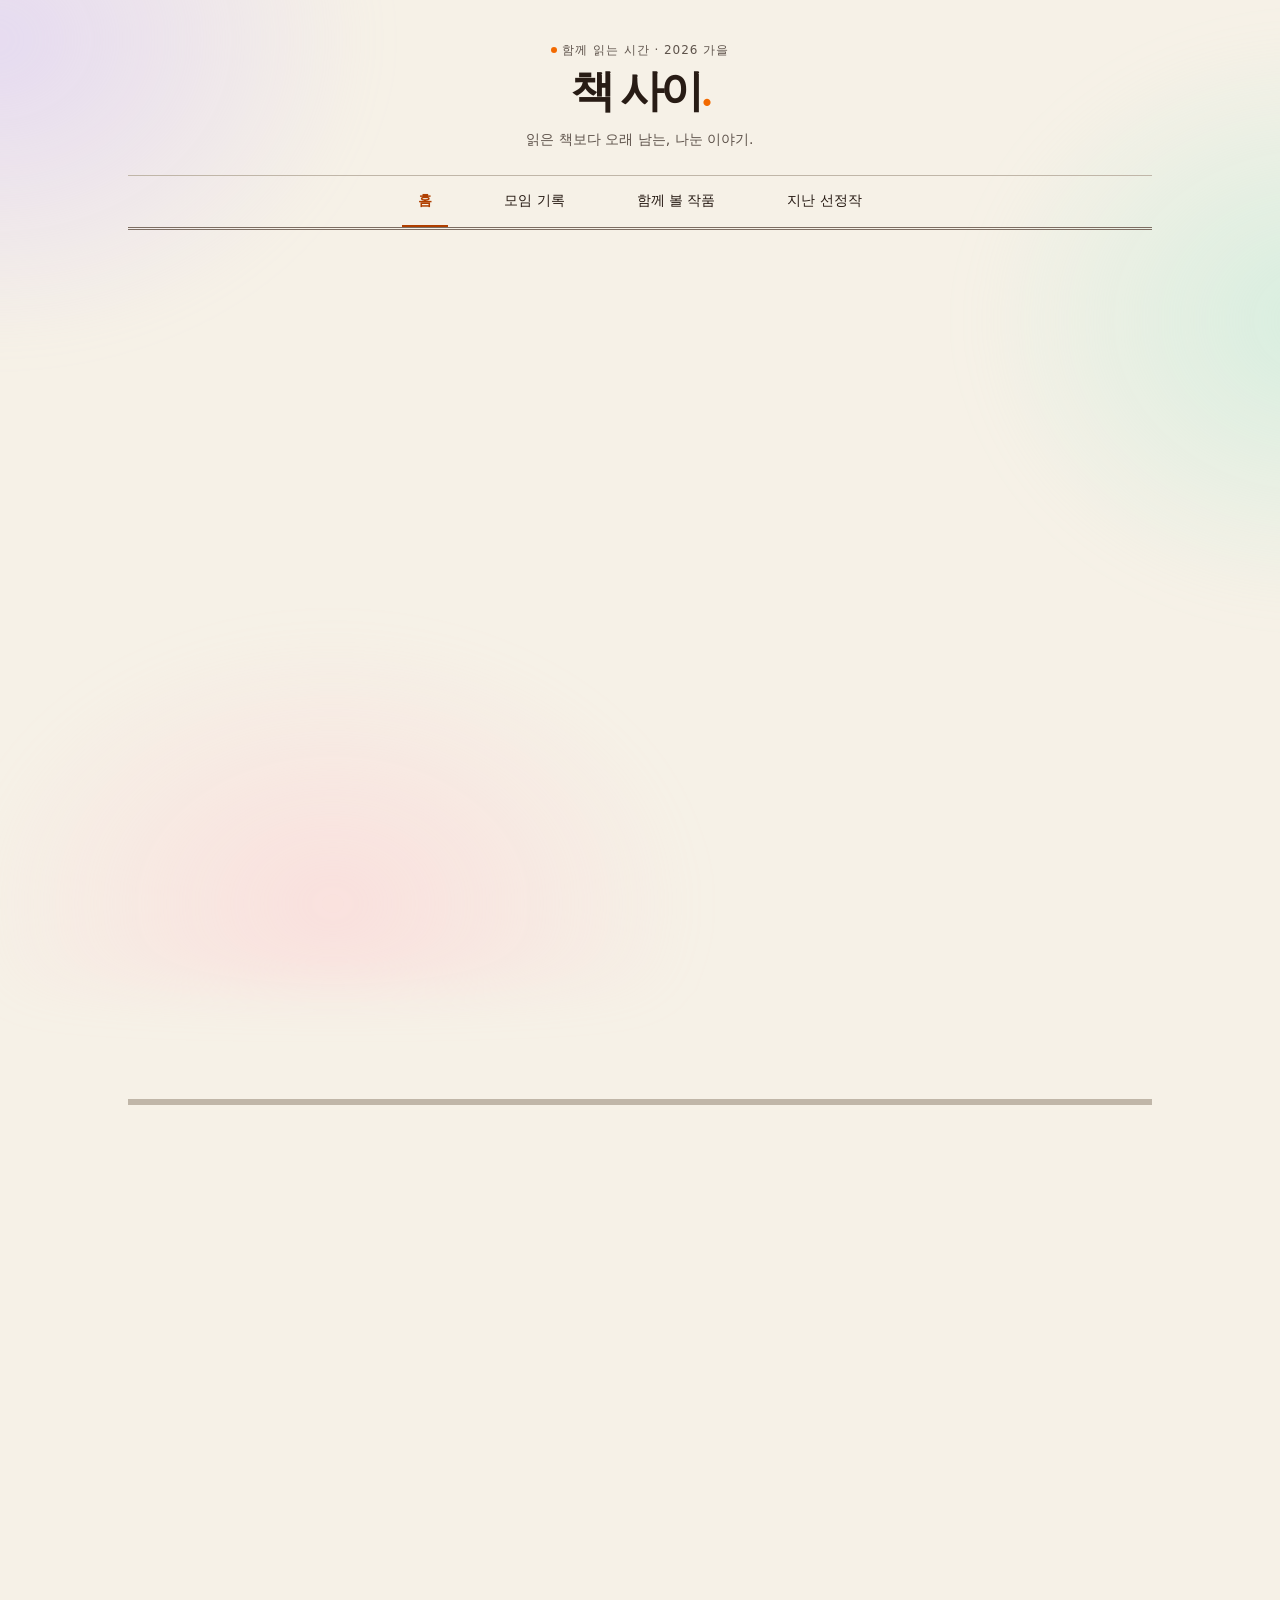
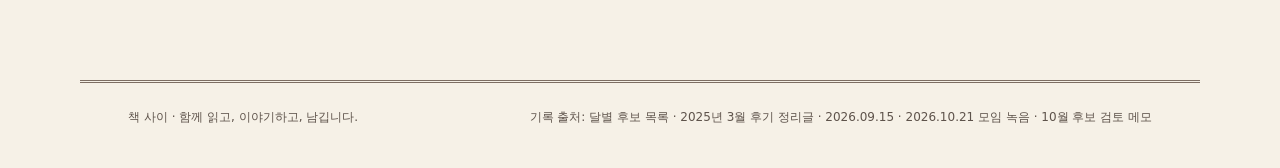
<file: meetings/2025-03/index.html>
<!doctype html>
<html lang="ko">
<head>
  <meta charset="utf-8">
  <meta name="viewport" content="width=device-width, initial-scale=1">
  <title>2025년 3월 토론 기록 · 책 사이</title>
  <meta http-equiv="refresh" content="0; url=../../#first-meeting">
  <link rel="canonical" href="../../#first-meeting">
</head>
<body>
  <p><a href="../../#first-meeting">2025년 3월 토론 기록으로 이동합니다 →</a></p>
</body>
</html>
</file>
<file: styles.css>
/* Hallmark · pre-emit critique: P5 H5 E4 S5 R5 V4
 * genre: editorial · macrostructure: Ecosystem Index · theme: custom cream paper + seasonal orange
 * nav: N6 masthead · footer: Ft2 inline rule · H2 split 7/5 negative space
 * audience: book-club members · use: revisit a meeting · enrichment: typographic book art
 */
@import url('./tokens.css?v=20261014-records3');
* { box-sizing: border-box; }
html { overflow-x: clip; scroll-padding-top: 4.75rem; }
body { margin: 0; overflow-x: clip; background: var(--color-paper); color: var(--color-ink); font-family: var(--font-body); font-size: var(--text-base); line-height: 1.75; word-break: keep-all; }
button,input,select { font: inherit; color: inherit; }
button,a,input,select,summary { -webkit-tap-highlight-color: transparent; }
button,a,summary { touch-action: manipulation; }
a { color: inherit; text-underline-offset: .3em; }
button { cursor: pointer; }
button,a.text-link,.quick-links a { white-space: nowrap; }
button { min-height: 44px; }
button:disabled,[aria-disabled="true"] { opacity: .55; cursor: not-allowed; }
[data-state="loading"] { opacity: .7; cursor: progress; }
[data-state="error"] { border-color: var(--color-error); }
[data-state="success"] { border-color: var(--color-success); }
:focus-visible { outline: 2px solid var(--color-focus); outline-offset: 4px; }
[hidden] { display: none !important; }
.container { max-width: var(--page-width); margin-inline: auto; padding-inline: var(--page-gutter); }
h1,h2,h3,p,figure { margin: 0; }
h1,h2,h3 { font-style: normal; overflow-wrap: anywhere; min-width: 0; }
h1,h2,.wordmark,.art-title { font-family: var(--font-display); }
h1 { font-size: var(--text-display); letter-spacing: -.05em; line-height: 1.35; font-weight: 700; }
h2 { font-size: clamp(1.5rem,2.8vw,2rem); letter-spacing: -.045em; line-height: 1.5; }
h3 { font-size: var(--text-lg); line-height: 1.6; }
.muted,.source-note,small { color: var(--color-muted); }
.skip-link { position: absolute; top: var(--space-md); left: var(--space-md); z-index: 30; padding: var(--space-sm); background: var(--color-paper); transform: translateY(-180%); }
.skip-link:focus { transform: none; }
.masthead { text-align: center; padding-top: var(--space-xl); }
.edition { color: var(--color-muted); font-size: var(--text-xs); letter-spacing: .08em; }
.wordmark { display: inline-block; text-decoration: none; font-size: 2.75rem; line-height: 1.4; font-weight: 700; letter-spacing: -.07em; }
.wordmark-dot { color: var(--color-season); }
.mast-description { font-size: var(--text-sm); margin-top: var(--space-2xs); color: var(--color-muted); }
.tabs { display: flex; align-items: center; justify-content: center; gap: var(--space-xs); border-top: var(--rule-hair) solid var(--color-rule); border-bottom: 3px double var(--color-rule-strong); }
.tabs button { border: 0; border-bottom: 2px solid transparent; background: none; padding: var(--space-sm) var(--space-xs); font-size: var(--text-sm); }
.tabs button[aria-selected="true"] { color: var(--color-accent); font-weight: 700; border-bottom-color: var(--color-accent); }
.meeting-hero { display: grid; gap: var(--space-xl); padding-top: var(--space-xl); padding-bottom: var(--space-3xl); }
.meeting-meta { display: flex; align-items: center; flex-wrap: wrap; gap: var(--space-sm); margin-bottom: var(--space-lg); color: var(--color-muted); font-size: var(--text-sm); font-variant-numeric: tabular-nums; }
.meeting-meta span { border: var(--rule-hair) solid var(--color-rule-strong); padding: 0 var(--space-xs); color: var(--color-accent); font-size: var(--text-xs); }
.hero-lede { margin-top: var(--space-lg); font-size: var(--text-lg); line-height: 1.9; }
.text-link { display: inline-flex; align-items: center; min-height: 44px; margin-top: var(--space-lg); gap: var(--space-lg); color: var(--color-accent); font-weight: 600; text-decoration: underline; }
.featured-book { max-width: 320px; width: 100%; margin-inline: auto; }
.book-art { aspect-ratio: 3/4; display: flex; flex-direction: column; padding: var(--space-xl) var(--space-lg); background: var(--color-cover); position: relative; border-inline-start: 8px solid var(--color-paper-2); }
.book-art::after { content: ''; position: absolute; inset: var(--space-md); border: var(--rule-hair) solid var(--color-rule-strong); pointer-events: none; }
.art-author { font-size: var(--text-xs); letter-spacing: .12em; }
.art-title { font-weight: 700; line-height: 1.6; font-size: clamp(1.5rem,5vw,2.25rem); letter-spacing: -.04em; margin-top: auto; position: relative; }
.art-rule { width: var(--space-xl); height: var(--rule-hair); background: var(--color-ink); margin-top: var(--space-lg); }
.art-caption { font-size: var(--text-xs); margin-top: var(--space-md); }
.hitler { background: var(--color-cover-2); }
figcaption { display: grid; gap: var(--space-2xs); margin-top: var(--space-lg); font-size: var(--text-sm); }
figcaption strong { color: var(--color-accent); }
figcaption small { font-size: var(--text-xs); }
.meeting-summary { padding-block: var(--space-xl); border-top: var(--rule-hair) solid var(--color-rule); border-bottom: var(--rule-hair) solid var(--color-rule); }
.meeting-summary>p { max-width: 65ch; margin-top: var(--space-md); }
.quick-links { display: flex; flex-wrap: wrap; gap: var(--space-xs) var(--space-lg); margin-top: var(--space-md); align-items: center; font-size: var(--text-sm); }
.quick-links a { display: inline-flex; align-items: center; min-height: 44px; }
.link-button { border: 0; background: none; padding: 0; color: var(--color-accent); text-decoration: underline; text-underline-offset: .3em; }
.section { margin-top: var(--space-3xl); }
.section-heading { margin-bottom: var(--space-lg); }
.section-heading p { margin-top: var(--space-xs); color: var(--color-muted); font-size: var(--text-sm); }
.topic-list { border-top: var(--rule-hair) solid var(--color-rule-strong); }
.topic { padding-block: var(--space-lg); border-bottom: var(--rule-hair) solid var(--color-rule); }
.topic-header { display: flex; align-items: baseline; justify-content: space-between; gap: var(--space-md); }
.timestamp { font-family: var(--font-mono); color: var(--color-muted); font-size: var(--text-xs); white-space: nowrap; }
.topic>p { margin-top: var(--space-sm); max-width: 68ch; }
.topic details { margin-top: var(--space-sm); }
summary { cursor: pointer; min-height: 44px; padding-block: var(--space-xs); font-size: var(--text-sm); color: var(--color-accent); }
details p { margin-top: var(--space-sm); max-width: 68ch; }
.people-list { display: grid; gap: var(--space-xl); }
.person { border-top: var(--rule-hair) solid var(--color-rule-strong); padding-top: var(--space-lg); }
.person-head { display: flex; align-items: center; gap: var(--space-md); margin-bottom: var(--space-md); }
.person-avatar { display: grid; place-items: center; width: 64px; height: 64px; flex-shrink: 0; color: var(--color-accent); border-radius: 50%; }
.person-character { width: 64px; height: 64px; display: block; }
.voice-preview { display: flex; flex-wrap: wrap; gap: var(--space-sm) var(--space-lg); margin-top: var(--space-lg); }
.voice-preview-item { display: flex; align-items: center; gap: var(--space-xs); min-height: 48px; text-decoration: none; }
.voice-preview-item img { display: block; width: 48px; height: 48px; flex-shrink: 0; }
.voice-preview-item strong,.voice-preview-item small { display: block; font-size: var(--text-xs); line-height: 1.65; }
.cover-trigger { display: block; padding: 0; width: 100%; background: none; border: 0; text-align: start; perspective: 1000px; }
.cover-trigger .cover-img { transition: transform var(--dur-short) var(--ease-out); filter: drop-shadow(var(--shadow-book)); transform-origin: 50% 80%; }
.cover-trigger:focus-visible .cover-img { transform: translateY(-4px) rotateY(-4deg); }
.cover-hint { display: block; padding-top: var(--space-sm); color: var(--color-accent); font-size: var(--text-sm); }
.work-open .work-title,.candidate-open .work-title { display: block; font-size: var(--text-lg); font-weight: 700; line-height: 1.6; margin-top: var(--space-md); white-space: normal; }
.work-open .work-author { display: block; color: var(--color-muted); font-size: var(--text-sm); white-space: normal; }
.work-open .cover-frame,.candidate-open .cover-frame { overflow: visible; }
.work-open,.candidate-open { white-space: normal; }
.work[data-work-id],.candidate[data-work-id] { cursor: pointer; }
.book-detail { padding-block: var(--space-xl); border-bottom: var(--rule-hair) solid var(--color-rule-strong); margin-bottom: var(--space-xl); }
.book-detail-heading { display: flex; flex-wrap: wrap; align-items: center; justify-content: space-between; gap: var(--space-md); margin-bottom: var(--space-xl); }
.book-detail-heading h2 { max-width: 26ch; }
.book-detail-body { display: grid; gap: var(--space-xl); }
.book-detail-cover { width: min(100%,340px); margin-inline: auto; }
.book-detail-copy { min-width: 0; }
.book-detail-copy>.work-badges { margin-block: var(--space-md) var(--space-lg); }
.book-detail-copy .work-context { padding-block: var(--space-sm); }
.book-detail-media { color: var(--color-muted); font-size: var(--text-sm); }
.person-avatar svg { stroke: currentColor; stroke-width: 1.6; stroke-linecap: round; stroke-linejoin: round; }
.cover-frame { aspect-ratio: 3/4; background: var(--color-paper-2); display: grid; place-items: center; padding: var(--space-xs); min-width: 0; }
.cover-img { display: block; width: 100%; height: 100%; object-fit: contain; min-width: 0; min-height: 0; }
.hero-cover { padding: 0; background: none; }
.cover-fallback { padding: var(--space-lg); text-align: center; color: var(--color-muted); font-size: var(--text-sm); }
.cover-caption { display: flex; flex-wrap: wrap; align-items: center; justify-content: space-between; gap: var(--space-xs); color: var(--color-muted); font-size: var(--text-xs); }
.cover-source { display: inline-flex; align-items: center; min-height: 44px; font-size: var(--text-xs); white-space: nowrap; }
.candidate-state { color: var(--color-accent); font-size: var(--text-xs); }
.person h3 { font-size: var(--text-lg); }
.person-tagline { font-size: var(--text-sm); color: var(--color-muted); }
.person>p+p { margin-top: var(--space-md); }
.person .timestamp { display: block; margin-top: var(--space-md); }
.source-note { font-size: var(--text-xs); margin-top: var(--space-lg); line-height: 1.8; max-width: 85ch; }
.next-meeting { margin-block: var(--space-2xl); padding: var(--space-xl) 0; border-top: var(--rule-hair) solid var(--color-rule); border-bottom: var(--rule-hair) solid var(--color-rule); display: flex; flex-direction: column; gap: var(--space-lg); }
.next-meeting h2 { margin-block: var(--space-xs); }
.outline-button { background: none; border: var(--rule-hair) solid var(--color-rule-strong); padding: var(--space-xs) var(--space-md); border-radius: var(--radius-sm); align-self: flex-start; font-size: var(--text-sm); }
.hero-copy>.muted { margin-top: var(--space-lg); font-size: var(--text-sm); }
.selection-note { max-width: 75ch; margin-bottom: var(--space-xl); }
.candidate-grid,.work-grid { display: grid; grid-template-columns: minmax(0,1fr); gap: var(--space-xl) var(--space-lg); }
.candidate,.work { min-width: 0; border-top: var(--rule-hair) solid var(--color-rule); padding-top: var(--space-lg); }
.candidate .mini-art { margin-bottom: var(--space-md); }
.mini-art { aspect-ratio: 3/2; display: flex; flex-direction: column; justify-content: space-between; background: var(--color-cover); padding: var(--space-lg); position: relative; }
.mini-art strong { font-family: var(--font-display); font-size: var(--text-xl); font-weight: 700; letter-spacing: -.05em; line-height: 1.5; }
.mini-art span { font-size: var(--text-xs); color: var(--color-muted); }
.tone-2 { background: var(--color-cover-2); }
.tone-3 { background: var(--color-cover-3); }
.tone-4 { background: var(--color-cover-4); }
.candidate p,.work p { font-size: var(--text-sm); margin-top: var(--space-xs); }
.work h2 { font-family: var(--font-body); font-size: var(--text-lg); letter-spacing: -.025em; }
.work-meta { display: flex; flex-wrap: wrap; gap: var(--space-sm); margin-block: var(--space-sm); color: var(--color-accent); font-size: var(--text-xs); }
.work-badges { display: flex; flex-wrap: wrap; gap: var(--space-xs); margin-top: var(--space-sm); }
.work-badge { border: var(--rule-hair) solid var(--color-rule); padding: var(--space-2xs) var(--space-xs); font-size: var(--text-xs); color: var(--color-accent); }
.work-context + .work-context { border-top: var(--rule-hair) solid var(--color-rule); padding-top: var(--space-md); margin-top: var(--space-md); }
.context-source { color: var(--color-muted); font-size: var(--text-xs); }
.shelf-tabs { display: flex; align-items: center; flex-wrap: wrap; gap: var(--space-xs) var(--space-sm); margin-bottom: var(--space-lg); }
.shelf-tabs button { padding: var(--space-xs) var(--space-sm); border: var(--rule-hair) solid var(--color-rule); background: none; font-size: var(--text-sm); white-space: nowrap; }
.shelf-tabs button[aria-selected="true"] { border-color: var(--color-accent); font-weight: 700; color: var(--color-accent); text-decoration: underline; text-underline-offset: .3em; }
.work .timestamp { display: block; margin-top: var(--space-sm); }
.work .text-link { font-size: var(--text-sm); margin-top: var(--space-xs); gap: var(--space-xs); }
.quiet-note { padding: var(--space-xl) 0; border-top: var(--rule-hair) solid var(--color-rule); margin-block: var(--space-xl); }
.quiet-note h2 { font-size: var(--text-xl); }.quiet-note p { margin-top: var(--space-sm); max-width: 70ch; }
.quiet-note button { margin-top: var(--space-md); }
.works-intro { padding-block: var(--space-xl); }.works-intro>p:last-child { margin-top: var(--space-lg); }
.filters { display: grid; gap: var(--space-md); align-items: end; padding-block: var(--space-lg); border-block: var(--rule-hair) solid var(--color-rule); }
.filters label { display: block; font-size: var(--text-sm); margin-bottom: var(--space-xs); }
input,select { width: 100%; min-height: 44px; border: var(--rule-hair) solid var(--color-rule-strong); background: var(--color-paper); padding: var(--space-xs) var(--space-sm); border-radius: var(--radius-sm); font-size: var(--text-sm); }
input::placeholder { color: var(--color-muted); }
.result-count { color: var(--color-muted); font-size: var(--text-sm); padding-block: var(--space-lg); }
.footer { border-top: 3px double var(--color-rule-strong); padding-block: var(--space-lg) var(--space-xl); margin-top: var(--space-2xl); display: grid; gap: var(--space-xs); color: var(--color-muted); font-size: var(--text-xs); }
@media(hover:hover) { button:hover,a:hover,summary:hover { color: var(--color-accent); }.outline-button:hover,input:hover,select:hover { background: var(--color-paper-2); } }
@media(hover:hover) and (pointer:fine) { .cover-trigger:hover .cover-img,.work[data-work-id]:hover .cover-img,.candidate[data-work-id]:hover .cover-img { transform: translateY(-4px) rotateY(-4deg); } }
@media(min-width:40rem) { .book-detail-body { grid-template-columns:minmax(0,2fr) minmax(0,3fr); align-items:start; }.hero-copy h1 { font-size: clamp(2.5rem,4.3vw,3.5rem); }.hero-copy .hero-lede { font-size:var(--text-base); line-height:1.7; }.voice-preview { gap:var(--space-sm); }.voice-preview-item { gap:var(--space-2xs); } }
button:active { transform: translateY(1px); }
@media(min-width:40rem) { .tabs { gap: var(--space-xl); }.tabs button { padding-inline: var(--space-md); }.meeting-hero { grid-template-columns: minmax(0,7fr) minmax(0,5fr); align-items:center; padding-top: var(--space-2xl); gap: var(--space-xl); }.featured-book { max-width: 290px; }.candidate-grid { grid-template-columns: repeat(2,minmax(0,1fr)); }.filters { grid-template-columns: minmax(0,2fr) minmax(0,1fr) minmax(0,1.2fr); }.filters button { grid-column: 3; justify-self:end; }.next-meeting { flex-direction:row; align-items:center; justify-content:space-between; }.next-meeting button { align-self:center; } }
@media(min-width:60rem) { .meeting-hero { gap: var(--space-2xl); }.people-list { grid-template-columns: repeat(3,minmax(0,1fr)); }.candidate-grid { grid-template-columns: repeat(4,minmax(0,1fr)); }.filters { grid-template-columns: minmax(0,2fr) minmax(0,1fr) minmax(0,1.2fr) auto; }.filters button { grid-column:auto; }.footer { grid-template-columns: minmax(0,1fr) auto; }.art-title { font-size:2.25rem; } }
@media(prefers-reduced-motion:reduce) { *,*::before,*::after { animation-duration:1ms!important; transition-duration:1ms!important; scroll-behavior:auto!important; } }
@media(prefers-reduced-motion:reduce) { .cover-trigger .cover-img,.cover-trigger:focus-visible .cover-img,.cover-trigger:hover .cover-img,.work[data-work-id]:hover .cover-img,.candidate[data-work-id]:hover .cover-img { transform:none; transition:none; } }

/* Past selections remain a compact cover grid with month and recommender. */
.history-intro h1 { font-size:var(--text-2xl); }
.history-grid { display:grid; grid-template-columns:repeat(2,minmax(0,1fr)); gap:var(--space-xl) var(--space-lg); }
.history-book { min-width:0; }
.history-book>a { display:block; text-decoration:none; }
.history-book h2 { margin-top:var(--space-sm); font-family:var(--font-body); font-size:var(--text-sm); letter-spacing:-.025em; line-height:1.65; }
.history-credits { margin-top:var(--space-xl); border-top:var(--rule-hair) solid var(--color-rule); }
.history-credits ul { padding-left:var(--space-lg); font-size:var(--text-xs); }
.history-credits a { display:inline-block; padding-block:var(--space-2xs); }
@media(max-width:39.99rem) { .menu-bar .tabs { justify-content:flex-start; gap:0; overflow-x:auto; scrollbar-width:none; margin-inline:calc(-1 * var(--page-gutter)); padding-inline:var(--page-gutter); }.menu-bar .tabs::-webkit-scrollbar { display:none; }.menu-bar .tabs button { flex:none; padding-inline:var(--space-sm); } }
@media(min-width:40rem) { .history-grid { grid-template-columns:repeat(4,minmax(0,1fr)); } }
@media(min-width:60rem) { .history-grid { grid-template-columns:repeat(5,minmax(0,1fr)); } }

.history-cover { display:block; }
.history-meta { display:flex; flex-wrap:wrap; align-items:center; gap:var(--space-2xs) var(--space-sm); margin-top:var(--space-2xs); color:var(--color-muted); font-size:var(--text-xs); }
.history-recommender { display:inline-flex; align-items:center; gap:var(--space-2xs); min-height:1.5rem; line-height:1.4; white-space:nowrap; }
.history-recommender img { flex:none; width:24px; height:24px; }
.history-month { white-space:nowrap; color:var(--color-muted); font-weight:400; }

/* The shelf keeps covers small so recommendation contexts can be compared. */
#works .works-intro { padding-block:var(--space-lg); }
#works .works-intro h1 { font-size:var(--text-2xl); }
#works .works-intro>p:last-child { margin-top:var(--space-xs); font-size:var(--text-sm); }
#works .shelf-tabs { margin-bottom:var(--space-sm); }
#works .filters { grid-template-columns:minmax(0,1fr) minmax(0,1fr); gap:var(--space-sm); padding-block:var(--space-sm); }
#works .search-field { grid-column:1/-1; }
#works .filters>div { min-width:0; }
#works .filters #reset { grid-column:auto; justify-self:end; align-self:start; }
.advanced-filters { min-width:0; grid-column:1; padding-block:var(--space-xs); }
.advanced-filters summary { font-size:var(--text-sm); }
.advanced-filters>div { margin-top:var(--space-xs); }
#works .result-count { padding-block:var(--space-sm); }
.work-grid { grid-template-columns:minmax(0,1fr); gap:var(--space-lg); }
.work { padding-top:var(--space-md); }
.work-open { display:grid; grid-template-columns:80px minmax(0,1fr); align-items:start; gap:var(--space-sm); min-height:160px; }
.work-copy { display:block; min-width:0; }
.work-open .cover-frame { padding:var(--space-2xs); }
.work-open .work-title { margin-top:0; font-size:var(--text-base); line-height:1.5; overflow-wrap:anywhere; }
.work-open .work-author { margin-top:var(--space-2xs); font-size:var(--text-xs); line-height:1.5; }
.work-open .work-badges { gap:var(--space-2xs); margin-top:var(--space-xs); }
.work-open .work-badge { padding:.15rem .35rem; line-height:1.4; }
.work-summary { display:block; margin-top:var(--space-xs); color:var(--color-muted); font-size:var(--text-xs); line-height:1.6; overflow:hidden; white-space:nowrap; text-overflow:ellipsis; }
.work-open .cover-hint { padding-top:var(--space-xs); font-size:var(--text-xs); }
.work-open .cover-fallback { padding:var(--space-2xs); font-size:var(--text-xs); overflow-wrap:anywhere; }
@media(min-width:25rem) { .work-open { grid-template-columns:96px minmax(0,1fr); gap:var(--space-md); } }
@media(min-width:52rem) {
  .work-grid { grid-template-columns:repeat(2,minmax(0,1fr)); }
  .work-open { grid-template-columns:120px minmax(0,1fr); min-height:200px; }
  #works .filters { grid-template-columns:minmax(0,2fr) minmax(0,1fr) auto; align-items:start; }
  #works .search-field { grid-column:auto; }
  #works .advanced-filters { grid-column:auto; padding-top:1.8rem; }
  #works .filters #reset { margin-top:1.7rem; }
}
@media(min-width:60rem) { .work-open { grid-template-columns:128px minmax(0,1fr); } }

/* Season accent: a small orange dot marks the current season and the book being read now. */
.season-dot { display:inline-block; width:.5em; height:.5em; margin-inline-end:.45em; border-radius:50%; background:var(--color-season); vertical-align:.08em; }

/* Masthead tabs share one sliding underline once JavaScript has measured them. */
.tabs { position:relative; }
.tabs.has-indicator button[aria-selected="true"] { border-bottom-color:transparent; }
.tabs-indicator { position:absolute; left:0; bottom:0; height:2px; width:0; background:var(--color-season); pointer-events:none; transition:transform var(--dur-long) var(--ease-out), width var(--dur-long) var(--ease-out); }
.tabs-indicator.is-instant { transition:none; }

/* Programmatic focus targets are containers, not controls, so they do not draw a frame. */
main[tabindex="-1"]:focus,section[tabindex="-1"]:focus,h2[tabindex="-1"]:focus { outline:none; }

/* Home: what we are reading now, what we have read, and who reads together. */
.home-hero { display:grid; gap:var(--space-xl); padding-block:var(--space-xl) var(--space-2xl); }
.home-stats { display:flex; flex-wrap:wrap; gap:var(--space-md) var(--space-xl); margin:var(--space-xl) 0 0; padding-top:var(--space-lg); border-top:var(--rule-hair) solid var(--color-rule); }
.home-stats div { min-width:0; }
.home-stats dt { color:var(--color-muted); font-size:var(--text-xs); }
.home-stats dd { margin:0; font-size:var(--text-sm); color:var(--color-muted); }
.stat-value { font-family:var(--font-display); font-size:clamp(2rem,4vw,2.75rem); font-weight:700; line-height:1.2; letter-spacing:-.04em; color:var(--color-accent); margin-inline-end:.15em; font-variant-numeric:tabular-nums; }
.now-reading { display:grid; grid-template-columns:minmax(0,120px) minmax(0,1fr); gap:var(--space-md) var(--space-lg); align-items:end; padding:var(--space-lg); background:var(--color-paper-2); border-top:3px solid var(--color-season); }
.now-reading-label { grid-column:1/-1; color:var(--color-accent); font-size:var(--text-sm); font-weight:700; }
.now-reading-copy h2 { font-size:var(--text-xl); line-height:1.45; }
.now-reading-copy .muted { margin-top:var(--space-2xs); font-size:var(--text-sm); }
.now-reading-copy .outline-button { margin-top:var(--space-md); }
.season-button { border-color:var(--color-season); }
.home-section { margin-top:var(--space-3xl); }
.home-section-heading { display:flex; flex-wrap:wrap; align-items:baseline; justify-content:space-between; gap:var(--space-xs) var(--space-md); margin-bottom:var(--space-lg); }
.home-section-heading .link-button { font-size:var(--text-sm); }
.home-shelf { list-style:none; margin:0; padding:0 0 var(--space-sm); display:grid; grid-template-columns:repeat(5,minmax(0,1fr)); gap:var(--space-md) var(--space-sm); align-items:end; border-bottom:6px solid var(--color-rule); scroll-snap-type:x proximity; }
.home-shelf-book { min-width:0; }
.home-shelf-book .cover-frame { padding:0; background:none; }
.home-shelf-book .cover-img { filter:drop-shadow(0 .3rem .5rem oklch(24% 0.023 55 / .16)); }
.home-shelf-book .cover-fallback { padding:var(--space-2xs); font-size:var(--text-xs); overflow-wrap:anywhere; }
.home-shelf-month { display:block; margin-top:var(--space-2xs); color:var(--color-muted); font-size:var(--text-xs); text-align:center; font-variant-numeric:tabular-nums; }
.home-members { list-style:none; margin:0; padding:0; display:grid; grid-template-columns:repeat(2,minmax(0,1fr)); gap:var(--space-lg); }
.home-member { min-width:0; display:flex; align-items:flex-start; gap:var(--space-sm); min-width:0; border-top:var(--rule-hair) solid var(--color-rule-strong); padding-top:var(--space-md); }
.home-member-avatar { flex:none; width:56px; height:56px; }
.home-member h3 { font-size:var(--text-base); }
.home-member .muted { font-size:var(--text-xs); }
.home-member-picks { display:flex; flex-wrap:wrap; gap:4px; margin-top:var(--space-xs); }
.home-member-picks img { width:28px; height:auto; aspect-ratio:auto; object-fit:contain; align-self:flex-end; }
.home-recent { margin-top:var(--space-3xl); }
@media(min-width:40rem) {
  .home-hero { grid-template-columns:minmax(0,7fr) minmax(0,5fr); align-items:center; padding-top:var(--space-2xl); }
  .now-reading { grid-template-columns:minmax(0,1fr); max-width:320px; justify-self:end; }
  .now-reading-cover { max-width:200px; }
}
@media(min-width:60rem) {
  .home-shelf { grid-template-columns:none; grid-auto-flow:column; grid-auto-columns:minmax(0,1fr); }
  .home-members { grid-template-columns:repeat(4,minmax(0,1fr)); }
}

/* The cover shared between a list and the detail view moves as one object. */
::view-transition-group(book-cover) { animation-duration:460ms; animation-timing-function:var(--ease-out); }
::view-transition-old(root),::view-transition-new(root) { animation-duration:240ms; }

/* Month switcher inside the meetings tab: newest month first. */
.month-tabs { display:flex; flex-wrap:wrap; gap:var(--space-xs); padding-top:var(--space-lg); }
.month-tabs button { padding:var(--space-xs) var(--space-md); border:var(--rule-hair) solid var(--color-rule); border-radius:var(--radius-sm); background:none; font-size:var(--text-sm); }
.month-tabs button[aria-selected="true"] { border-color:var(--color-season); background:var(--color-paper-2); color:var(--color-accent); font-weight:700; }

/* Earlier meeting lists and full-length shared reading notes. */
.archive-intro h1 { font-size:var(--text-2xl); }
.archive-meeting-nav,.archive-voice-nav { display:flex; flex-wrap:wrap; gap:var(--space-xs) var(--space-md); }
.archive-meeting-nav a,.archive-voice-nav a { display:inline-block; padding-block:var(--space-xs); font-size:var(--text-sm); }
.archive-meeting .section-heading { display:block; }
.archive-meeting .section-heading h2 { margin-top:var(--space-xs); }
.archive-meeting .section-heading .text-link { display:inline-block; margin-top:var(--space-sm); }
.history-book>a.history-discussion-link { margin-top:var(--space-xs); font-size:var(--text-xs); text-decoration:underline; }
.archive-discussion-link { margin-block:var(--space-md); }
.archive-reading { max-width:54rem; padding-block:var(--space-xl); }
.archive-reading-header { margin-block:var(--space-xl) var(--space-lg); }
.archive-reading-header h1 { margin-top:var(--space-sm); font-size:clamp(2rem,5vw,3rem); }
.archive-book-author { margin-block:var(--space-sm); color:var(--color-muted); }
.archive-voice-nav { padding-block:var(--space-sm); border-block:var(--rule-hair) solid var(--color-rule); }
.archive-voice { margin-top:var(--space-2xl); scroll-margin-top:var(--space-lg); }
.archive-voice h2 { margin-bottom:var(--space-lg); font-family:var(--font-body); font-size:var(--text-xl); }
.archive-voice p { margin-top:var(--space-lg); font-size:clamp(1rem,1.7vw,1.125rem); line-height:1.95; overflow-wrap:break-word; }
.archive-return { display:inline-block; margin-top:var(--space-2xl); }
#meetings .meeting-hero { padding-top:var(--space-xl); }

/* Sticky menu: transparent over the header, paper and a soft shadow once it holds the top edge. */
.menu-sentinel { height:0; }
.menu-bar { position:sticky; top:0; z-index:20; margin-top:var(--space-lg); background:transparent; box-shadow:0 0 0 transparent; transition:background-color .3s ease, box-shadow .3s ease; }
.menu-bar.is-stuck { background:oklch(96% 0.015 85 / .86); box-shadow:0 8px 24px oklch(24% 0.023 55 / .08); -webkit-backdrop-filter:blur(14px); backdrop-filter:blur(14px); }

/* Wide, blurred lavender, mint and pink light fixed behind the paper; content scrolls over it. */
body::before { content:''; position:fixed; inset:-10vh -10vw; z-index:-1; pointer-events:none;
  background:
    radial-gradient(42vmax 34vmax at 8% 12%, oklch(86% 0.07 300 / .55), transparent 70%),
    radial-gradient(38vmax 32vmax at 94% 38%, oklch(90% 0.06 170 / .5), transparent 70%),
    radial-gradient(40vmax 30vmax at 30% 92%, oklch(89% 0.06 10 / .45), transparent 70%);
  filter:blur(24px); }

/* Scroll reveal: rise 26px and fade in over .8s, fast start and a soft landing. Only when JS turned it on. */
.reveal-on [data-reveal] { transition:opacity .8s cubic-bezier(.16,1,.3,1) var(--reveal-delay,0ms), transform .8s cubic-bezier(.16,1,.3,1) var(--reveal-delay,0ms); }
.reveal-on [data-reveal]:not(.is-revealed) { opacity:0; transform:translateY(26px); }
@media(prefers-reduced-motion:reduce) { .reveal-on [data-reveal] { opacity:1 !important; transform:none !important; transition:none !important; } }

/* Filee-inspired media depth: covers settle as their own row enters, while text stays still.
   Progressive CSS enhancement: no observer, scroll interception, or hidden-content state. */
@keyframes cover-scroll-arrive {
  from { transform:translateY(24px) rotate(-1deg) scale(.97); }
  to { transform:translateY(0) rotate(0) scale(1); }
}
@keyframes cover-scroll-arrive-small {
  from { transform:translateY(12px) scale(.985); }
  to { transform:translateY(0) scale(1); }
}
@supports (animation-timeline:view()) {
  @media(prefers-reduced-motion:no-preference) {
    :is(.home-hero,.meeting-hero) .hero-cover {
      animation:cover-scroll-arrive linear both;
      animation-timeline:view();
      animation-range:entry 0% contain 40%;
      transform-origin:50% 80%;
    }
  }
  @media(max-width:39.99rem) and (prefers-reduced-motion:no-preference) {
    :is(.home-hero,.meeting-hero) .hero-cover { animation-name:cover-scroll-arrive-small; }
  }
}

/* Meeting records: older records reuse the September layout; candidate covers sit in a small shelf. */
.record-candidate-shelf { display:grid; width:100%; max-width:calc(var(--shelf-columns,3) * 170px + (var(--shelf-columns,3) - 1) * var(--space-lg)); grid-template-columns:repeat(min(2,var(--shelf-columns,3)),minmax(0,1fr)); gap:var(--space-xl) var(--space-lg); list-style:none; margin:0; padding:0; }
.record-candidate-shelf li { min-width:0; }
.record-candidate-open { display:block; min-width:0; width:100%; border:0; padding:0; background:none; text-align:start; text-decoration:none; white-space:normal; }
.record-candidate-open .cover-frame { padding:var(--space-xs); }
.record-candidate-open strong { display:block; margin-top:var(--space-sm); font-size:var(--text-sm); line-height:1.6; overflow-wrap:anywhere; }
.record-candidate-open .muted { display:block; margin-top:var(--space-2xs); font-size:var(--text-xs); }
.record-candidate-shelf .work-badge { display:inline-block; margin-top:var(--space-xs); }
@media(min-width:40rem) {
  .record-candidate-shelf { grid-template-columns:repeat(min(3,var(--shelf-columns,3)),minmax(0,1fr)); }
}
@media(min-width:60rem) {
  .record-candidate-shelf { grid-template-columns:repeat(var(--shelf-columns,3),minmax(0,1fr)); }
}

/* 지난 기록: discussion records as wide cards, then candidates by month. */
.record-back { padding-top:var(--space-lg); font-size:var(--text-sm); }
.archive-records { margin-top:var(--space-lg); }
.archive-record-list { list-style:none; margin:0; padding:0; display:grid; gap:var(--space-md); }
.archive-record { display:grid; grid-template-columns:64px minmax(0,1fr) auto; align-items:center; gap:var(--space-md); width:100%; padding:var(--space-md); border:var(--rule-hair) solid var(--color-rule); border-top:3px solid var(--color-season); background:var(--color-paper); text-align:start; white-space:normal; }
.archive-record .cover-frame { padding:0; background:none; }
.archive-record-copy { display:grid; gap:var(--space-2xs); min-width:0; font-size:var(--text-sm); }
.archive-record-copy strong { font-family:var(--font-display); font-size:var(--text-lg); line-height:1.4; }
.archive-record-go { color:var(--color-accent); font-size:var(--text-lg); }
.archive-candidates-heading { margin-top:var(--space-3xl); }
@media(min-width:40rem) { .archive-record-list { grid-template-columns:repeat(2,minmax(0,1fr)); } }

.work-date { display:block; margin-top:var(--space-2xs); color:var(--color-muted); font-size:var(--text-xs); }
.archive-shelf-title { margin-block:var(--space-lg); font-size:var(--text-base); }
.selection-only-note { margin-bottom:var(--space-md); color:var(--color-muted); font-size:var(--text-sm); }

/* Upcoming candidates share equal weight; the chosen book remains separate. */
.november-intro { padding-block:var(--space-xl) var(--space-lg); }
.november-intro h1 { margin-top:var(--space-sm); font-size:clamp(2rem,4.3vw,3.5rem); }
.november-intro .hero-lede { margin-top:var(--space-lg); }
.november-intro>.muted { margin-top:var(--space-md); font-size:var(--text-sm); }
.november-candidates { margin-top:var(--space-lg); padding-top:var(--space-lg); }
.november-grid { display:grid; grid-template-columns:minmax(0,1fr); gap:var(--space-xl); list-style:none; margin:0; padding:0; }
.november-card { display:grid; grid-template-columns:88px minmax(0,1fr); gap:var(--space-md); align-items:start; border-top:var(--rule-hair) solid var(--color-rule-strong); padding-top:var(--space-lg); min-width:0; }
.november-cover { display:block; width:100%; border:0; padding:0; background:none; white-space:normal; }
.november-cover .cover-frame { display:flex; align-items:end; padding:0; background:none; }
.november-cover .cover-hint { display:block; font-size:var(--text-xs); }
.november-copy { min-width:0; }
.november-genre { color:var(--color-accent); font-size:var(--text-xs); }
.november-copy h3 { margin-top:var(--space-2xs); font-family:var(--font-display); font-size:var(--text-lg); }
.november-author { margin-block:var(--space-2xs) var(--space-sm); font-size:var(--text-xs); color:var(--color-muted); }
.november-copy>p:not(.november-genre):not(.november-author) { font-size:var(--text-sm); }
.november-question { border-top:var(--rule-hair) solid var(--color-rule); margin-top:var(--space-md); padding-top:var(--space-sm); }
.november-question span { display:block; color:var(--color-muted); font-size:var(--text-xs); margin-bottom:var(--space-2xs); }
.november-candidates>.source-note { margin-top:var(--space-xl); }
@media(min-width:40rem) { .november-card { grid-template-columns:128px minmax(0,1fr); gap:var(--space-lg); } }
@media(min-width:60rem) {
  .november-grid { grid-template-columns:repeat(3,minmax(0,1fr)); gap:var(--space-xl); }
  .november-card { display:block; }
  .november-cover { width:160px; margin-bottom:var(--space-lg); }
  .november-cover .cover-frame { height:250px; }
  .november-cover .cover-img { max-height:250px; width:auto; max-width:100%; }
}

/* Sources explain why each candidate was picked without competing with its book cover. */
.november-origin { margin-top:var(--space-md); }
.november-origin>span { display:block; color:var(--color-accent); font-size:var(--text-xs); margin-bottom:var(--space-2xs); }
.discovery-source { display:grid; grid-template-columns:104px minmax(0,1fr); gap:var(--space-md); align-items:start; margin-block:var(--space-lg); padding-block:var(--space-md); border-block:var(--rule-hair) solid var(--color-rule); }
.discovery-thumb { display:block; min-width:0; }
.discovery-thumb img { display:block; width:100%; height:auto; max-height:150px; object-fit:contain; }
.discovery-thumb--crop { aspect-ratio:979/710; overflow:hidden; }
.discovery-thumb--crop img { max-height:none; }
.discovery-copy { min-width:0; font-size:var(--text-sm); }
.discovery-copy>p+p { margin-top:var(--space-xs); }
.discovery-caption { color:var(--color-muted); font-size:var(--text-xs); }
.discovery-link { display:inline-block; margin-top:var(--space-xs); overflow-wrap:anywhere; }
@media(min-width:40rem) { .discovery-source { grid-template-columns:128px minmax(0,1fr); } }
.discovery-image-fallback { display:block; padding:var(--space-xs); background:var(--color-paper-2); color:var(--color-muted); font-size:var(--text-xs); }

/* Original source photos remain sharp, in order, with one disclosure control. */
.discovery-gallery { grid-column:1/-1; min-width:0; }
.discovery-gallery summary { min-height:44px; padding-block:var(--space-xs); color:var(--color-accent); }
.discovery-gallery-images { display:grid; gap:var(--space-lg); margin-top:var(--space-sm); }
.discovery-gallery-images a { display:block; cursor:zoom-in; }
.discovery-gallery-images img { display:block; width:100%; height:auto; object-fit:contain; }
.discovery-gallery-images figcaption { margin-top:var(--space-xs); color:var(--color-muted); font-size:var(--text-xs); }

.reading-plan { display:grid; grid-template-columns:minmax(0,1fr); gap:var(--space-lg); list-style:none; margin:0; padding:0; }
.reading-week { border-top:var(--rule-hair) solid var(--color-rule-strong); padding-top:var(--space-md); min-width:0; }
.reading-week-meta { display:flex; flex-wrap:wrap; gap:var(--space-xs) var(--space-sm); align-items:baseline; font-size:var(--text-xs); color:var(--color-muted); }
.reading-week-meta strong { color:var(--color-accent); }
.reading-week h3 { margin-top:var(--space-xs); font-family:var(--font-display); font-size:var(--text-lg); }
.reading-week-part { margin-block:var(--space-2xs) var(--space-sm); font-size:var(--text-xs); color:var(--color-muted); }
.reading-week>p:last-child { font-size:var(--text-sm); }
.reading-questions { margin:0; padding-left:1.4em; display:grid; gap:var(--space-sm); font-family:var(--font-display); font-size:var(--text-lg); }
.reading-tips { margin:var(--space-lg) 0 0; padding-left:1.2em; display:grid; gap:var(--space-2xs); font-size:var(--text-sm); color:var(--color-muted); }
.reading-notes .discovery-source { margin-top:var(--space-xl); }
@media(min-width:40rem) { .reading-plan { grid-template-columns:repeat(2,minmax(0,1fr)); gap:var(--space-xl); } }
@media(min-width:60rem) { .reading-plan { grid-template-columns:repeat(4,minmax(0,1fr)); } }
</file>
<file: mario/2026-10/presentation.css>
.presentation-header { display:flex; align-items:center; justify-content:space-between; gap:var(--space-md); padding-top:var(--space-lg); padding-bottom:var(--space-md); border-bottom:3px double var(--color-rule-strong); }
.presentation-header .wordmark { font-size:var(--text-xl); }
.back-link { display:inline-flex; align-items:center; min-height:44px; font-size:var(--text-xs); }
.presentation { padding-top:var(--space-xl); max-width:960px; }
.presentation-meta { display:flex; align-items:center; gap:var(--space-sm); font-size:var(--text-sm); color:var(--color-accent); }
.presentation-meta img { flex-shrink:0; }
.presentation-meta span { margin-left:var(--space-xs); color:var(--color-muted); }
.scope-note,.spoiler-note { max-width:65ch; color:var(--color-muted); font-size:var(--text-xs); margin-top:var(--space-xs); }
.spoiler-note { color:var(--color-accent); }
.presentation-nav { display:flex; flex-wrap:wrap; gap:var(--space-md); margin-block:var(--space-lg) var(--space-xl); border-bottom:var(--rule-hair) solid var(--color-rule); }
.presentation-nav a { display:inline-flex; align-items:center; min-height:44px; font-size:var(--text-sm); }
.presentation-intro { display:grid; grid-template-columns:minmax(0,1fr) 100px; gap:var(--space-lg); align-items:start; }
.section-label,.part-number { color:var(--color-accent); font-size:var(--text-xs); margin-bottom:var(--space-xs); }
.presentation h1 { font-size:clamp(2rem,5vw,3.25rem); }
.presentation h2 { font-size:clamp(1.6rem,4vw,2.5rem); }
.section-subtitle { color:var(--color-muted); margin-top:var(--space-xs); font-size:var(--text-sm); }
.core-characters { grid-column:1/-1; margin-block:0; display:grid; grid-template-columns:repeat(2,minmax(0,1fr)); gap:var(--space-md) var(--space-lg); }
.core-characters div { border-top:var(--rule-hair) solid var(--color-rule); padding-top:var(--space-sm); min-width:0; }
.core-characters dt { font-weight:700; }
.core-characters dd { margin:var(--space-2xs) 0 0; color:var(--color-muted); font-size:var(--text-sm); }
.core-characters dd strong { font-size:var(--text-xs); font-weight:600; color:var(--color-accent); }
.presentation-book { max-width:100px; width:100%; margin-inline:auto; }
.presentation-book img { display:block; width:100%; height:auto; filter:drop-shadow(var(--shadow-book)); }
.presentation-book figcaption { font-size:var(--text-xs); gap:0; margin-top:var(--space-sm); }
.presentation-book .cover-source { font-size:var(--text-xs); }
.presentation-section { margin-top:var(--space-2xl); padding-top:var(--space-xl); border-top:var(--rule-hair) solid var(--color-rule-strong); scroll-margin-top:var(--space-lg); }
.reading-parts { margin-top:var(--space-lg); display:grid; gap:var(--space-lg); }
.reading-parts article { padding-top:var(--space-md); border-top:var(--rule-hair) solid var(--color-rule); }
.reading-parts h3 { font-size:var(--text-base); }
.reading-parts article>p:last-child { margin-top:var(--space-xs); max-width:60ch; }
.personal-thought { max-width:60ch; margin-top:var(--space-lg); }
.discussion-question { margin-top:var(--space-xl); border-left:3px solid var(--color-accent); padding-left:var(--space-lg); }
.discussion-question .question-text { font-family:var(--font-display); font-size:var(--text-lg); line-height:1.8; }
.discussion-question .section-label:not(:first-child) { margin-top:var(--space-lg); }
.question-note,.personal-example { max-width:60ch; margin-top:var(--space-md); font-size:var(--text-sm); color:var(--color-muted); }
.supplement { margin-top:var(--space-lg); border-block:var(--rule-hair) solid var(--color-rule); }
.supplement summary { font-weight:600; padding-block:var(--space-sm); }
.supplement-body { padding-bottom:var(--space-lg); font-size:var(--text-sm); }
.supplement-body .source-note { margin-top:0; }
.supplement-body p+p,.supplement-body ul,.supplement-body .table-wrap { margin-top:var(--space-sm); }
.supplement-body ul { padding-left:var(--space-lg); }
.supplement-body a { overflow-wrap:anywhere; }
.table-wrap { overflow-x:auto; }
table { width:100%; border-collapse:collapse; text-align:left; font-size:var(--text-xs); }
caption { text-align:left; color:var(--color-muted); padding-bottom:var(--space-xs); }
th,td { border-bottom:var(--rule-hair) solid var(--color-rule); padding:var(--space-xs); vertical-align:top; }
thead th { color:var(--color-accent); }
@media(min-width:40rem) { .presentation-intro { grid-template-columns:minmax(0,1fr) 180px; gap:var(--space-xl); }.presentation-book { max-width:180px; }.reading-parts { grid-template-columns:repeat(3,minmax(0,1fr)); gap:var(--space-lg); }.presentation-book figcaption { line-height:1.6; } }
@media(max-width:25rem) { .presentation-header { flex-wrap:wrap; }.presentation-book { max-width:100px; }.core-characters { gap:var(--space-sm); }.discussion-question { padding-left:var(--space-md); } }

@media(max-width:39.99rem) { .table-wrap { overflow:visible; } table,tbody,tr,th,td { display:block; } thead { display:none; } tbody tr { border-bottom:var(--rule-hair) solid var(--color-rule); padding-block:var(--space-sm); } tbody th,tbody td { border:0; padding:0; } tbody th { font-size:var(--text-sm); } tbody td+td { color:var(--color-muted); } }

.supplement-group { margin-top:var(--space-xl); }
.supplement-group h2 { font-size:var(--text-base); }
.supplement-group .supplement + .supplement { margin-top:0; border-top:0; }
.reference-links { color:var(--color-muted); font-size:var(--text-xs); line-height:2; }
</file>
